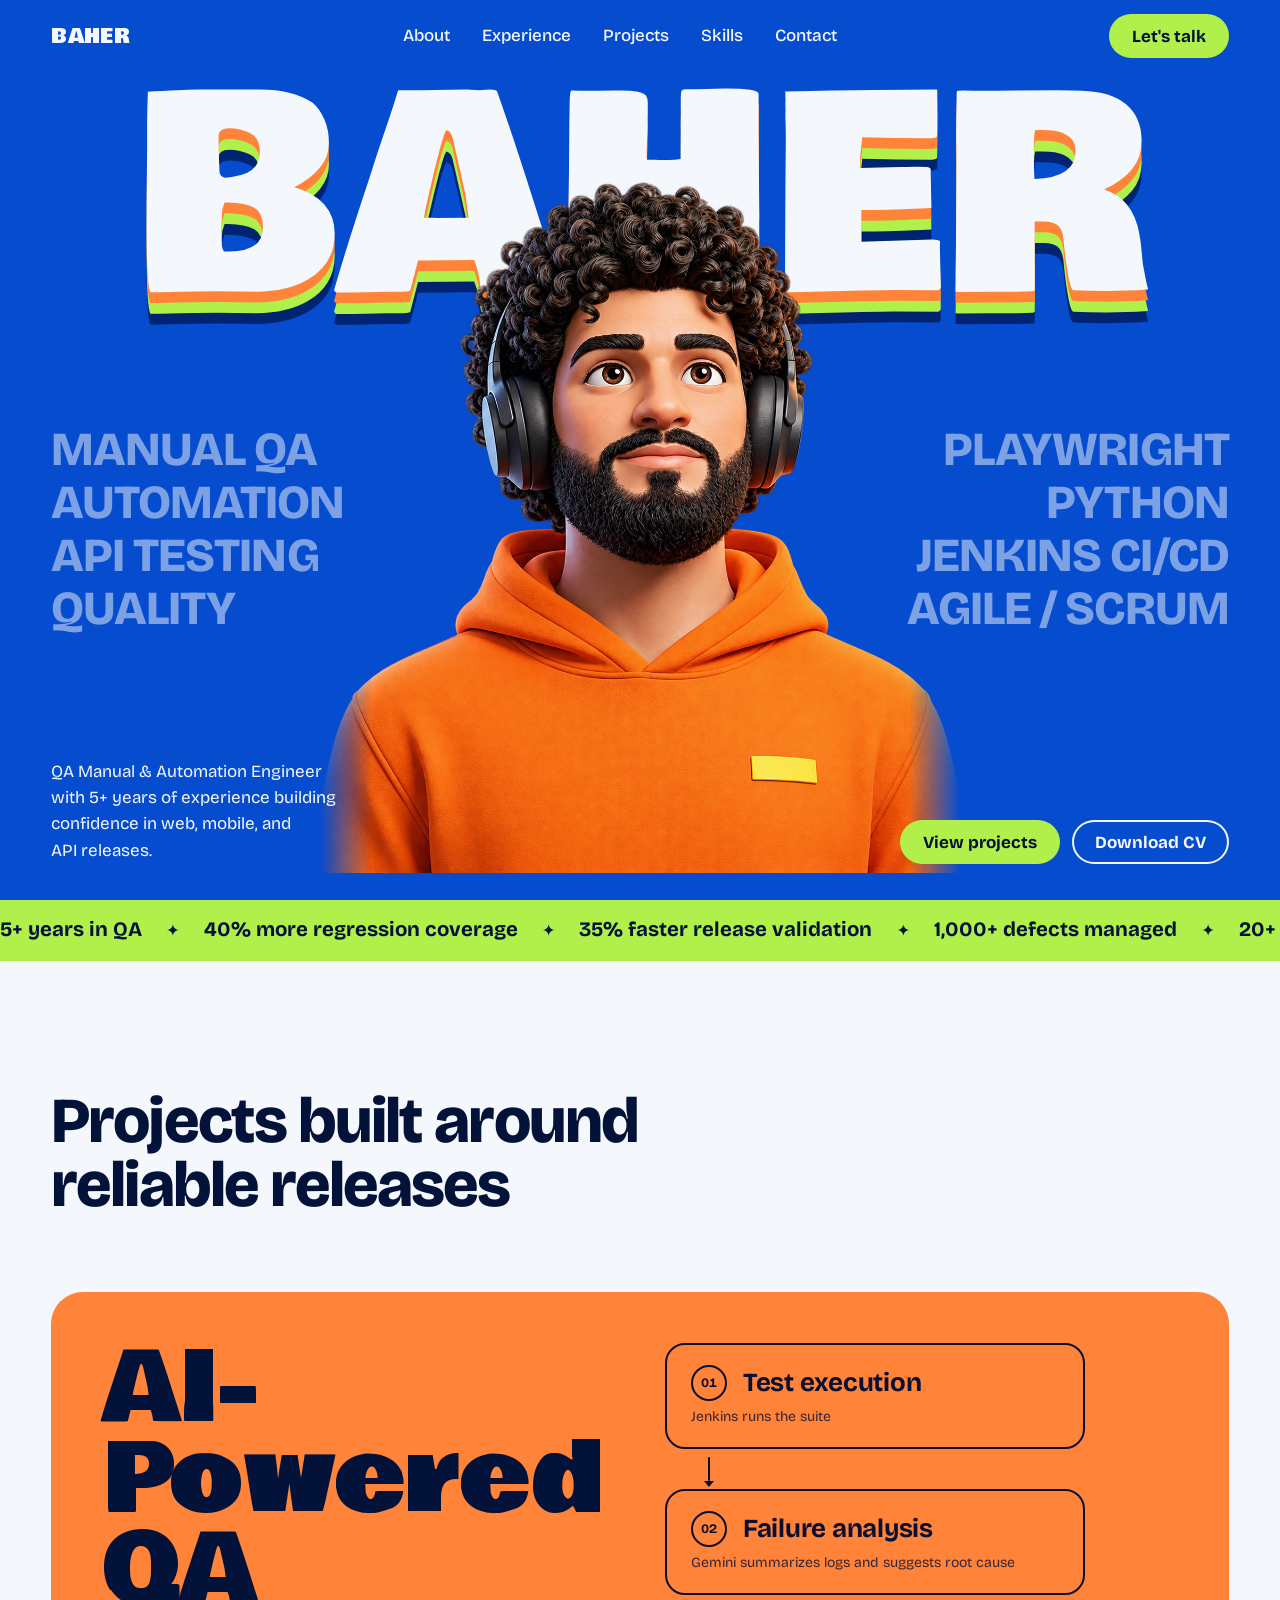
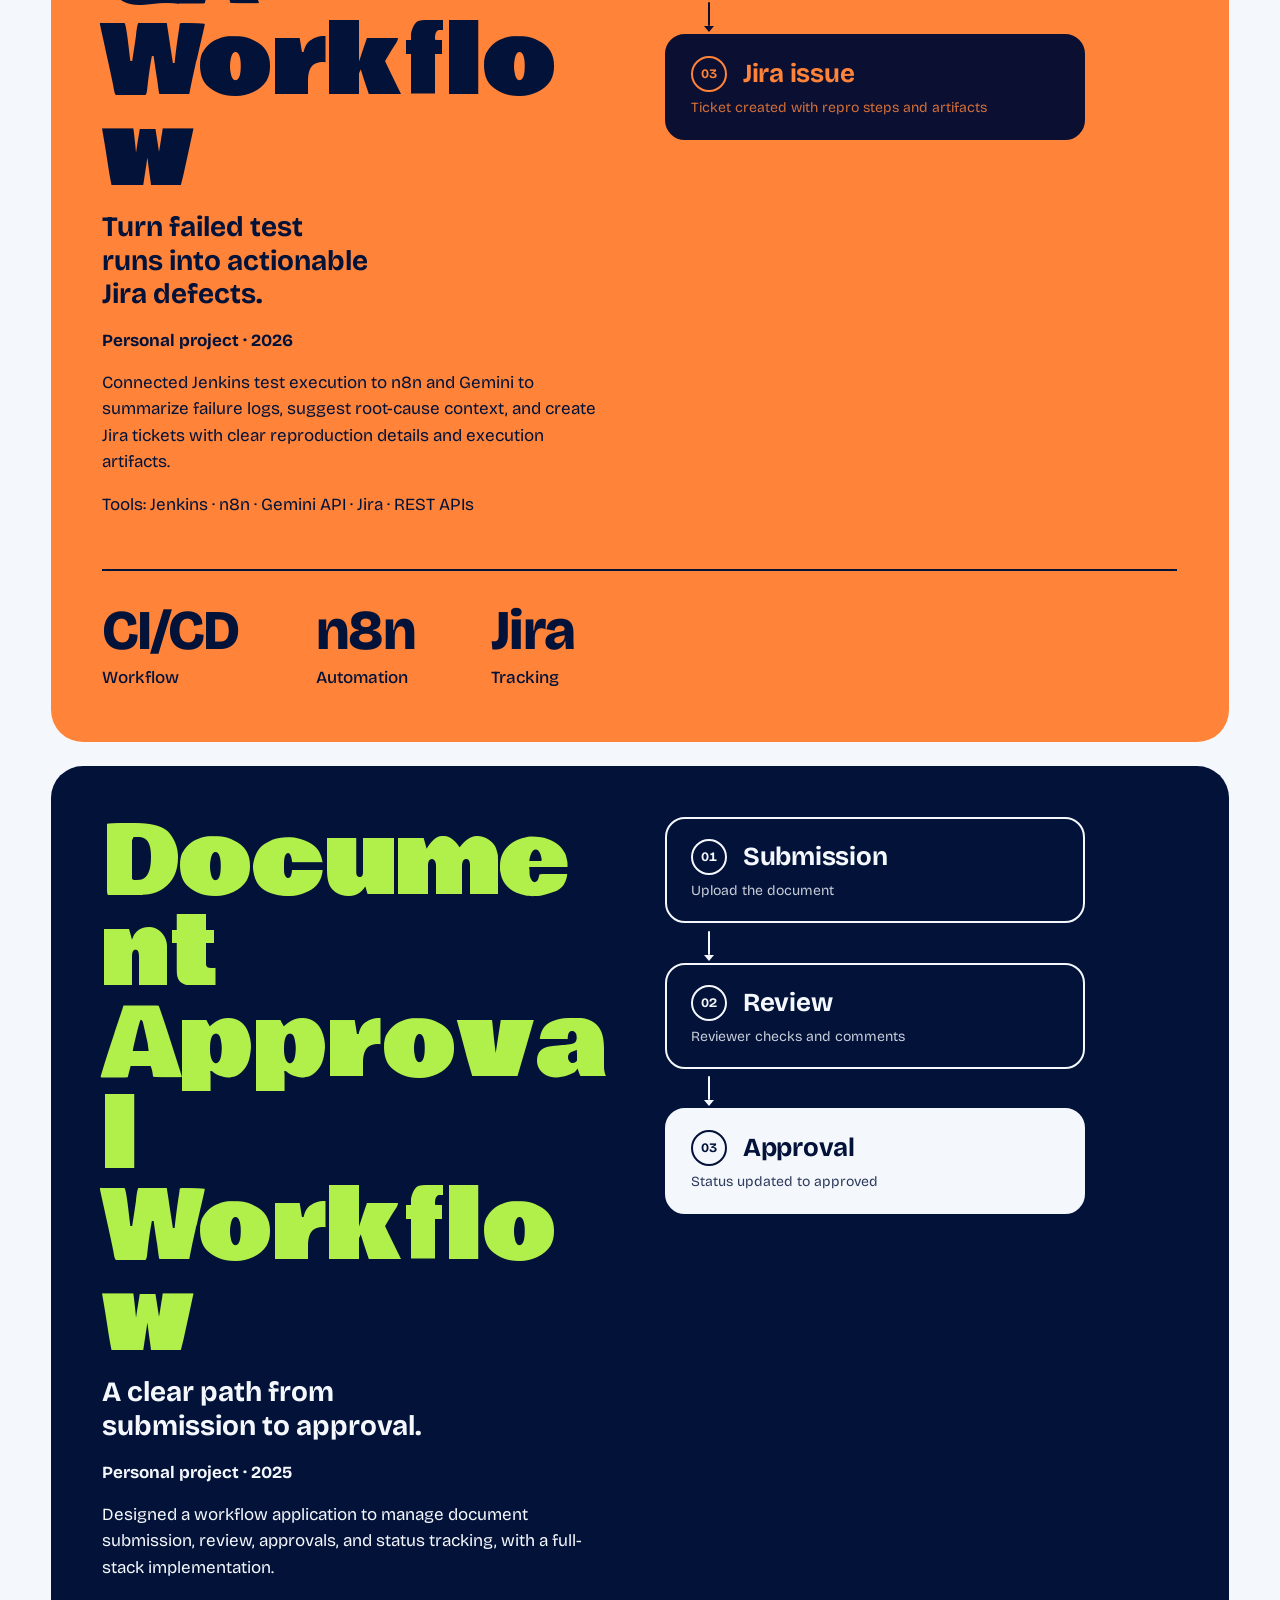
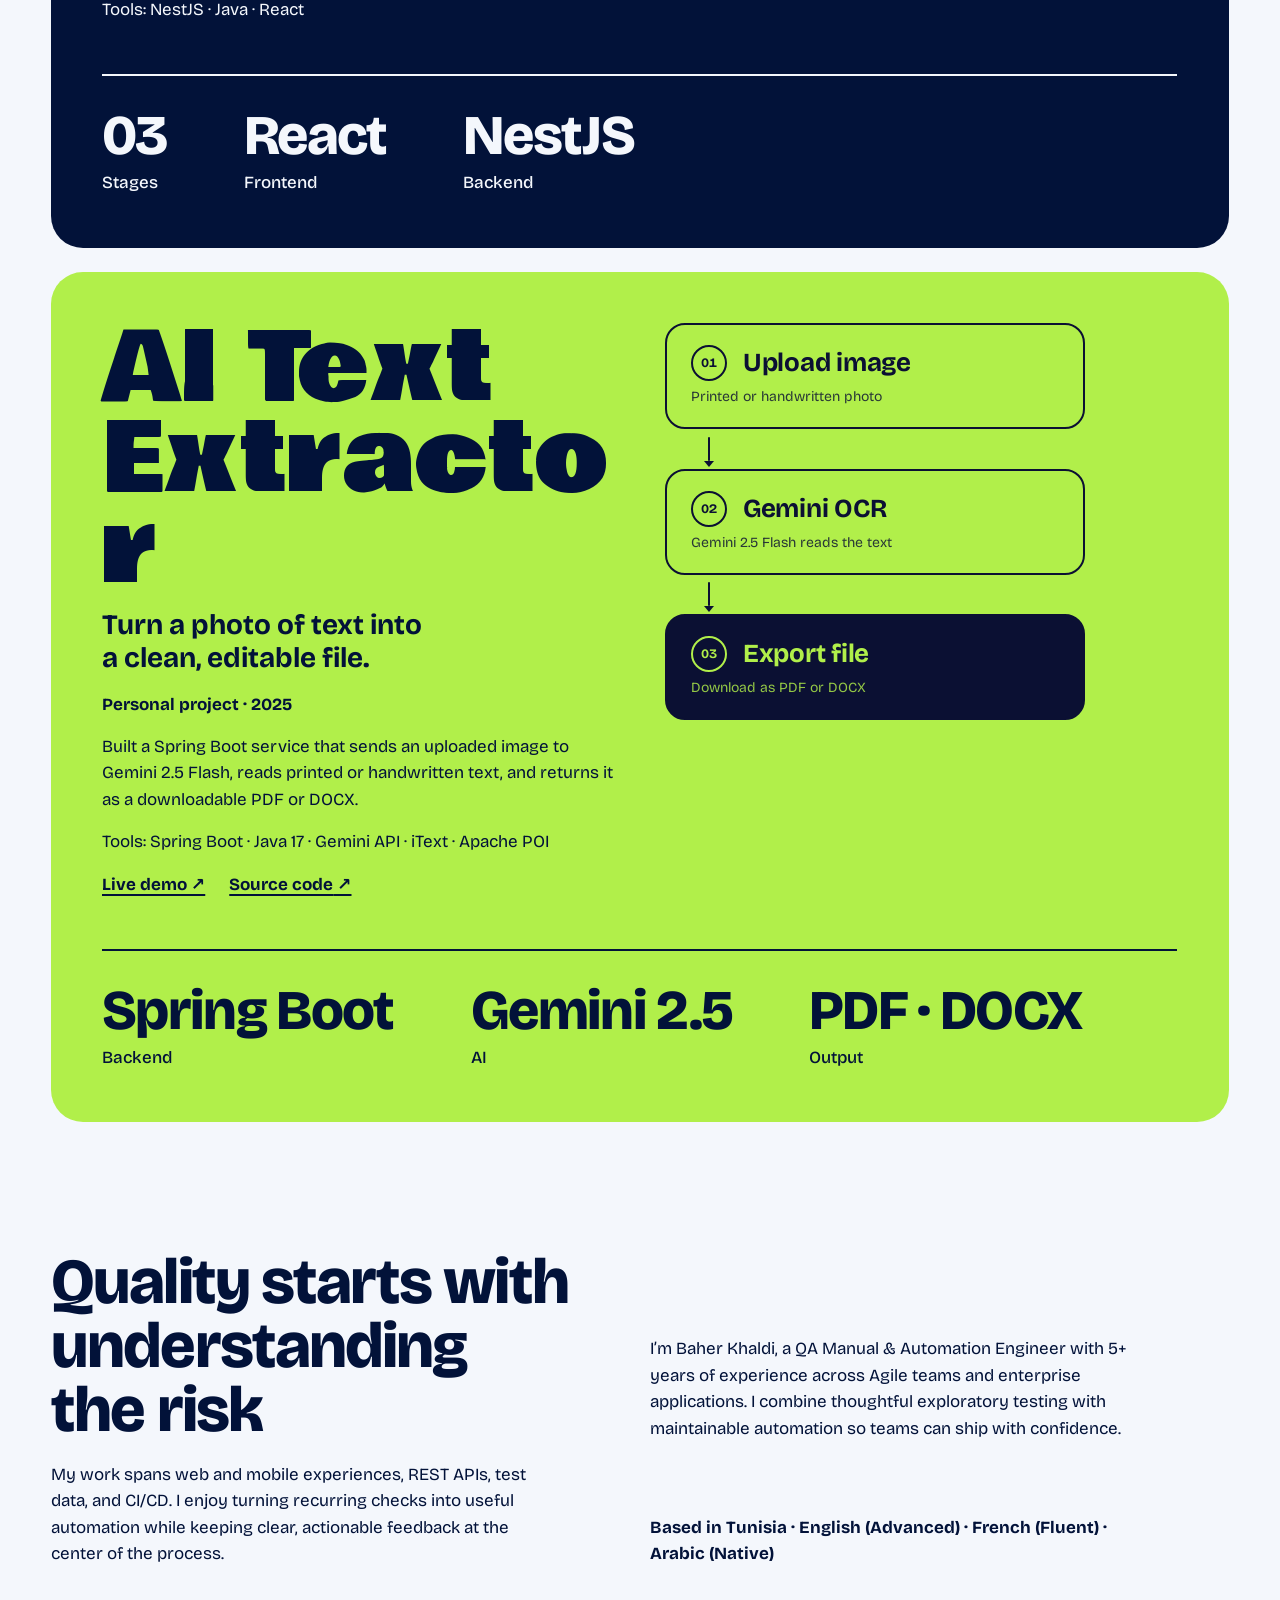
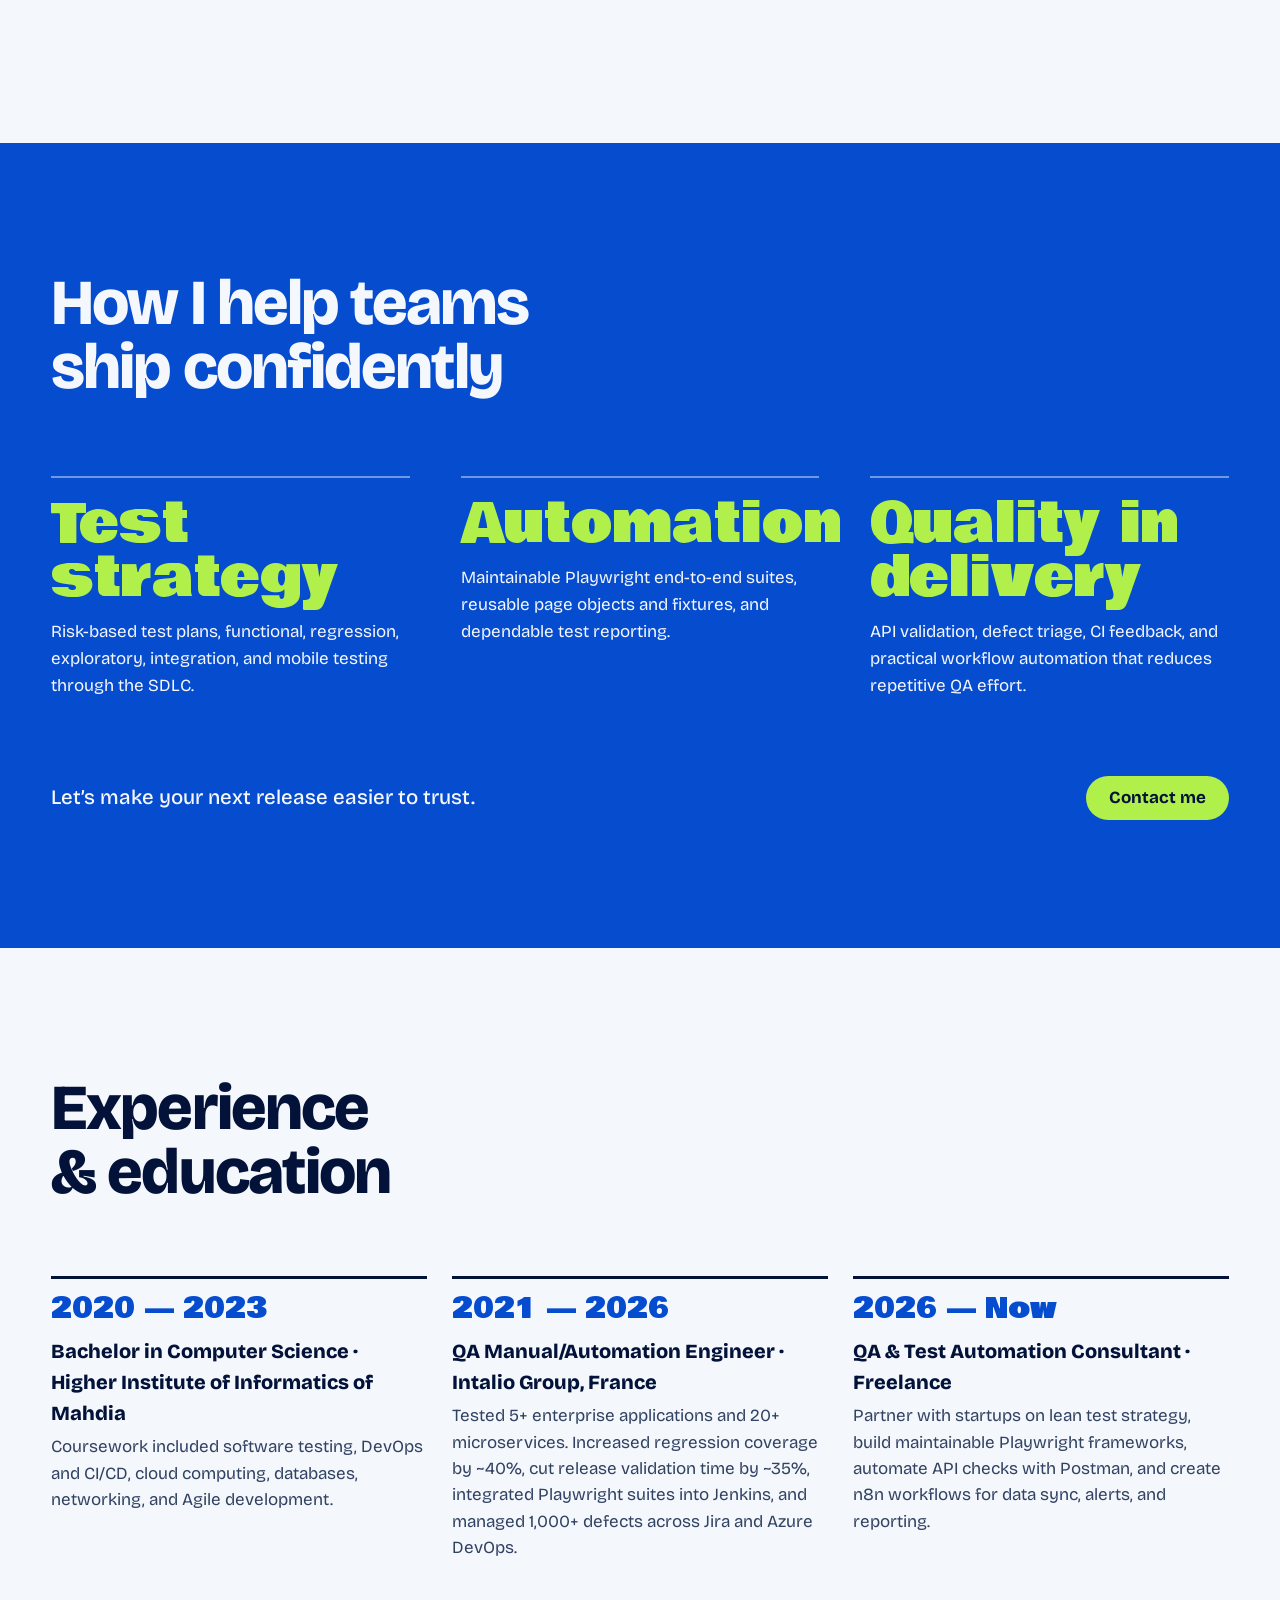
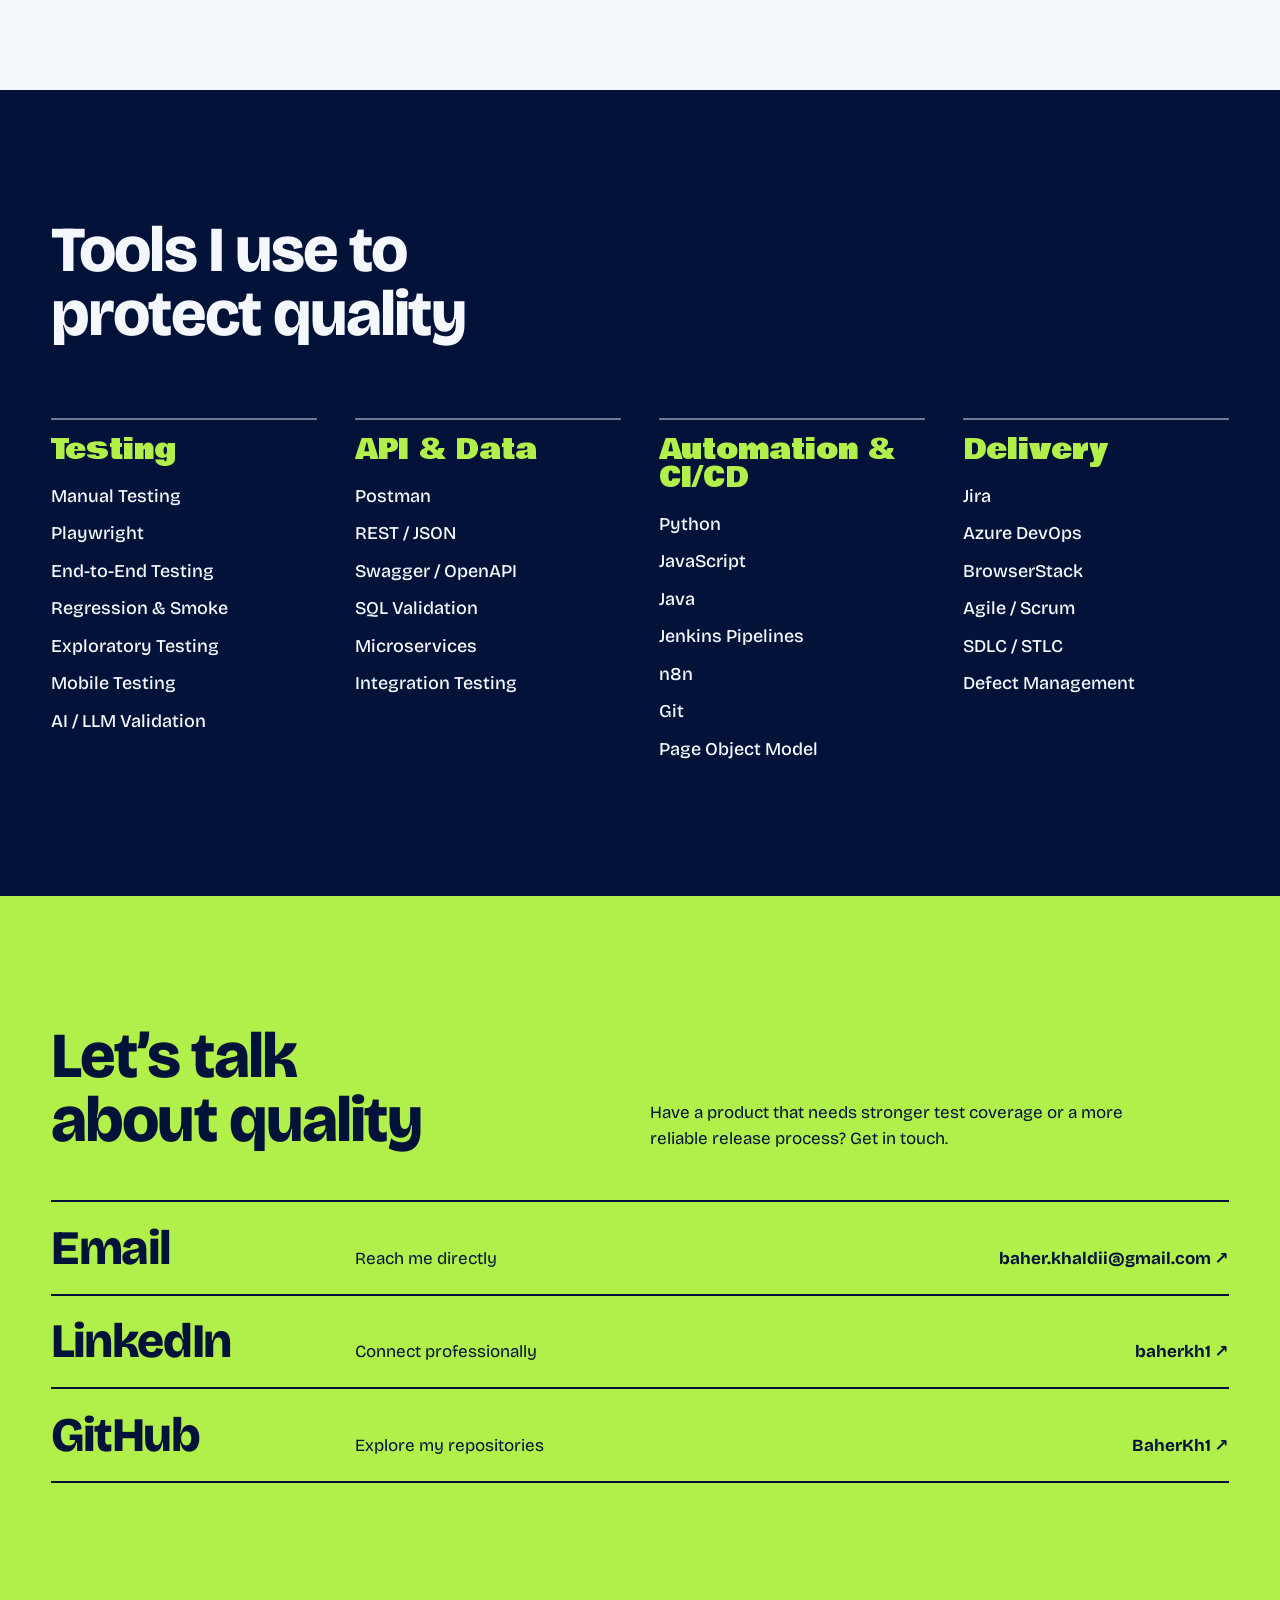
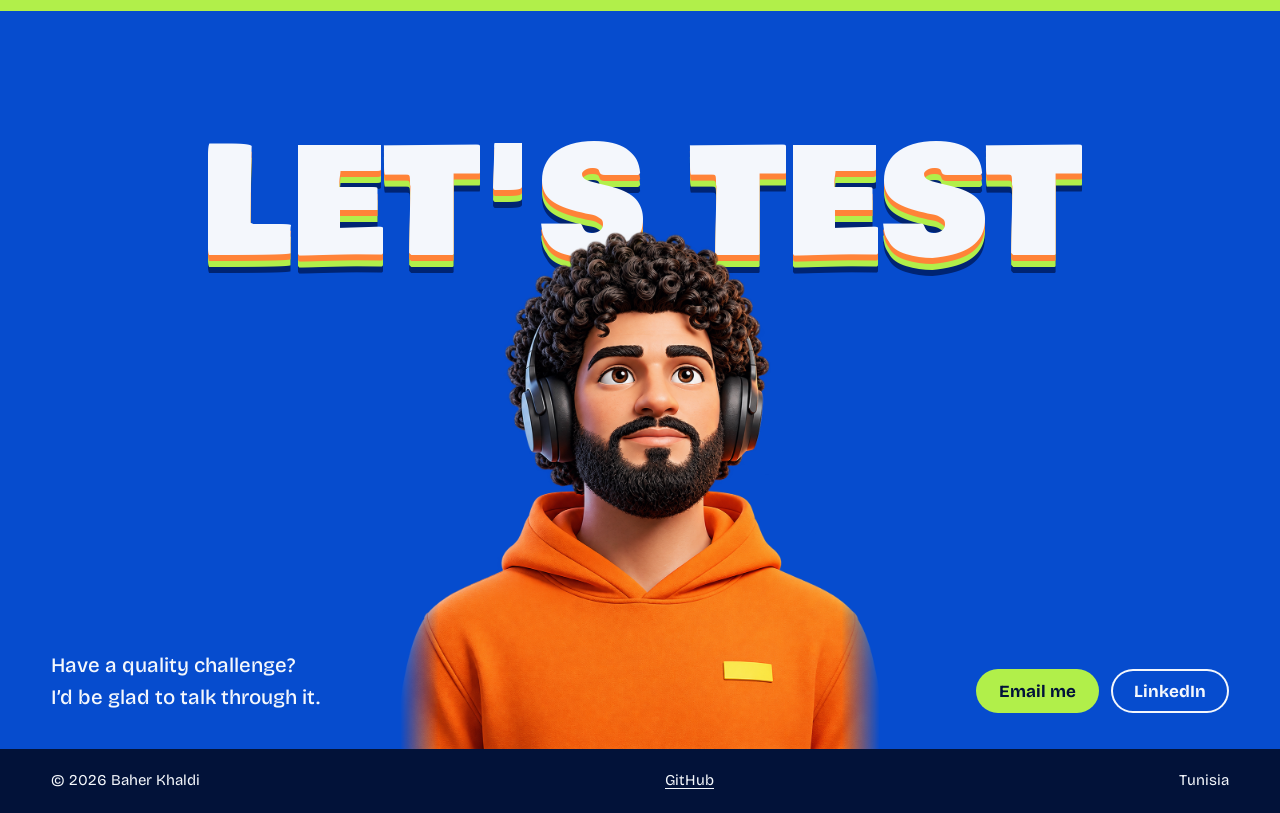
<file: index.html>
<!doctype html>
<html lang="en">
<head>
  <meta charset="utf-8">
  <meta name="viewport" content="width=device-width, initial-scale=1">
  <script src="/scripts/scroll-restore.js"></script>
  <title>Baher Khaldi · QA Engineer</title>
  <meta name="description" content="Baher Khaldi is a QA Manual and Automation Engineer with 5+ years of experience in Playwright, API testing, and CI/CD.">
  <meta name="theme-color" content="#10131b">
  <script>
    (function () {
      var root = document.documentElement;
      root.classList.add("js-motion");
      window.setTimeout(function () {
        if (!window.__projectPop) root.classList.remove("js-motion");
      }, 2000);
    })();
  </script>
  <link rel="icon" href="assets/favicon.svg" type="image/svg+xml">
  <link rel="stylesheet" href="styles/tokens.css">
  <link rel="stylesheet" href="styles/site.css">
  <meta property="og:type" content="website">
  <meta property="og:title" content="Baher Khaldi · QA Engineer">
  <meta property="og:description" content="QA Manual & Automation Engineer · Playwright · Python · API Testing · CI/CD">
  <meta property="og:image" content="assets/og.png">
  <meta name="twitter:card" content="summary_large_image">
  <meta name="twitter:image" content="assets/og.png">
  <script type="application/ld+json">
  {
    "@context": "https://schema.org",
    "@type": "Person",
    "name": "Baher Khaldi",
    "jobTitle": "QA Manual and Automation Engineer",
    "email": "baher.khaldii@gmail.com",
    "sameAs": ["https://github.com/BaherKh1", "https://www.linkedin.com/in/baherkh1/"],
    "knowsAbout": ["Playwright", "Python", "API testing", "Jenkins", "Postman", "n8n", "Jira", "Azure DevOps"]
  }
  </script>
</head>
<body>
  <a class="skip-link" href="#main">Skip to content</a>

  <header class="site-nav" data-nav data-raised="false" data-hidden="false">
    <a class="nav-logo" href="./">BAHER</a>
    <nav class="nav-links" aria-label="Sections">
      <a href="#about">About</a>
      <a href="#experience">Experience</a>
      <a href="#projects">Projects</a>
      <a href="#skills">Skills</a>
      <a href="#contact">Contact</a>
    </nav>
    <a class="btn btn--lime" href="mailto:baher.khaldii@gmail.com">Let's talk</a>
  </header>

  <main id="main">
    <section class="hero" id="top" aria-label="Introduction">
      <h1 class="wordmark">
        <span class="sr-only">Baher Khaldi, QA Manual and Automation Engineer</span>
        <span style="--i:0" aria-hidden="true">B</span><span style="--i:1" aria-hidden="true">A</span><span style="--i:2" aria-hidden="true">H</span><span style="--i:3" aria-hidden="true">E</span><span style="--i:4" aria-hidden="true">R</span>
      </h1>

      <ul class="hero-col hero-col--left" aria-label="What I do">
        <li style="--i:0">MANUAL QA</li>
        <li style="--i:1">AUTOMATION</li>
        <li style="--i:2">API TESTING</li>
        <li style="--i:3">QUALITY</li>
      </ul>

      <ul class="hero-col hero-col--right" aria-label="What I make">
        <li style="--i:0">PLAYWRIGHT</li>
        <li style="--i:1">PYTHON</li>
        <li style="--i:2">JENKINS CI/CD</li>
        <li style="--i:3">AGILE / SCRUM</li>
      </ul>

      <div class="avatar">
        <div class="avatar-plane">
          <img src="Baher.png" alt="Baher Khaldi, QA Manual and Automation Engineer" width="1202" height="1309" fetchpriority="high">
        </div>
      </div>

      <div class="hero-foot">
        <p>QA Manual &amp; Automation Engineer with 5+ years of experience building confidence in web, mobile, and API releases.</p>
        <div class="hero-actions">
          <a class="btn btn--lime" href="#projects">View projects</a>
          <a class="btn btn--ghost" href="assets/Baher_Khaldi_QA_Engineer_CV.pdf" download>Download CV</a>
        </div>
      </div>
    </section>

    <div class="ticker" role="region" aria-label="QA impact" tabindex="0">
      <div class="ticker-track">
        <ul class="ticker-list"><li>5+ years in QA</li><li>40% more regression coverage</li><li>35% faster release validation</li><li>1,000+ defects managed</li><li>20+ microservices tested</li><li>25% fewer escaped defects</li></ul>
        <ul class="ticker-list" aria-hidden="true"><li>5+ years in QA</li><li>40% more regression coverage</li><li>35% faster release validation</li><li>1,000+ defects managed</li><li>20+ microservices tested</li><li>25% fewer escaped defects</li></ul>
      </div>
    </div>

    <section class="flagships" id="projects" aria-labelledby="projects-title">
      <h2 class="section-title" id="projects-title" data-pop-heading>Projects built around reliable releases</h2>
      <article class="flagship flagship--warm" data-pop>
        <div class="flagship-copy"><div><h3>AI-Powered QA Workflow</h3><p class="flagship-tagline">Turn failed test runs into actionable Jira defects.</p></div>
          <p class="flagship-role">Personal project · 2026</p>
          <p>Connected Jenkins test execution to n8n and Gemini to summarize failure logs, suggest root-cause context, and create Jira tickets with clear reproduction details and execution artifacts.</p>
          <p>Tools: Jenkins · n8n · Gemini API · Jira · REST APIs</p>
        </div>
        <ol class="flow-pill" aria-label="Workflow steps">
          <li class="flow-pill__step">
            <span class="flow-pill__num" aria-hidden="true">01</span>
            <span class="flow-pill__name">Test execution</span>
            <span class="flow-pill__caption">Jenkins runs the suite</span>
          </li>
          <li class="flow-pill__connector" aria-hidden="true"></li>
          <li class="flow-pill__step">
            <span class="flow-pill__num" aria-hidden="true">02</span>
            <span class="flow-pill__name">Failure analysis</span>
            <span class="flow-pill__caption">Gemini summarizes logs and suggests root cause</span>
          </li>
          <li class="flow-pill__connector" aria-hidden="true"></li>
          <li class="flow-pill__step flow-pill__step--outcome">
            <span class="flow-pill__num" aria-hidden="true">03</span>
            <span class="flow-pill__name">Jira issue</span>
            <span class="flow-pill__caption">Ticket created with repro steps and artifacts</span>
          </li>
        </ol>
        <dl class="flagship-facts"><div><dt>Workflow</dt><dd>CI/CD</dd></div><div><dt>Automation</dt><dd>n8n</dd></div><div><dt>Tracking</dt><dd>Jira</dd></div></dl>
      </article>
      <article class="flagship flagship--ink" data-pop>
        <div class="flagship-copy"><div><h3>Document Approval Workflow</h3><p class="flagship-tagline">A clear path from submission to approval.</p></div>
          <p class="flagship-role">Personal project · 2025</p>
          <p>Designed a workflow application to manage document submission, review, approvals, and status tracking, with a full-stack implementation.</p>
          <p>Tools: NestJS · Java · React</p>
        </div>
        <ol class="flow-pill" aria-label="Workflow steps">
          <li class="flow-pill__step">
            <span class="flow-pill__num" aria-hidden="true">01</span>
            <span class="flow-pill__name">Submission</span>
            <span class="flow-pill__caption">Upload the document</span>
          </li>
          <li class="flow-pill__connector" aria-hidden="true"></li>
          <li class="flow-pill__step">
            <span class="flow-pill__num" aria-hidden="true">02</span>
            <span class="flow-pill__name">Review</span>
            <span class="flow-pill__caption">Reviewer checks and comments</span>
          </li>
          <li class="flow-pill__connector" aria-hidden="true"></li>
          <li class="flow-pill__step flow-pill__step--outcome">
            <span class="flow-pill__num" aria-hidden="true">03</span>
            <span class="flow-pill__name">Approval</span>
            <span class="flow-pill__caption">Status updated to approved</span>
          </li>
        </ol>
        <dl class="flagship-facts"><div><dt>Stages</dt><dd>03</dd></div><div><dt>Frontend</dt><dd>React</dd></div><div><dt>Backend</dt><dd>NestJS</dd></div></dl>
      </article>
      <article class="flagship flagship--lime" data-pop>
        <div class="flagship-copy"><div><h3>AI Text Extractor</h3><p class="flagship-tagline">Turn a photo of text into a clean, editable file.</p></div>
          <p class="flagship-role">Personal project · 2025</p>
          <p>Built a Spring Boot service that sends an uploaded image to Gemini 2.5 Flash, reads printed or handwritten text, and returns it as a downloadable PDF or DOCX.</p>
          <p>Tools: Spring Boot · Java 17 · Gemini API · iText · Apache POI</p>
          <p class="flagship-links"><a href="https://aitextextractor-production.up.railway.app" target="_blank" rel="noopener noreferrer">Live demo<span aria-hidden="true"> ↗</span><span class="sr-only"> (opens in a new tab)</span></a><a href="https://github.com/BaherKh1/AITextExtractor" target="_blank" rel="noopener noreferrer">Source code<span aria-hidden="true"> ↗</span><span class="sr-only"> (opens in a new tab)</span></a></p>
        </div>
        <ol class="flow-pill" aria-label="Workflow steps">
          <li class="flow-pill__step">
            <span class="flow-pill__num" aria-hidden="true">01</span>
            <span class="flow-pill__name">Upload image</span>
            <span class="flow-pill__caption">Printed or handwritten photo</span>
          </li>
          <li class="flow-pill__connector" aria-hidden="true"></li>
          <li class="flow-pill__step">
            <span class="flow-pill__num" aria-hidden="true">02</span>
            <span class="flow-pill__name">Gemini OCR</span>
            <span class="flow-pill__caption">Gemini 2.5 Flash reads the text</span>
          </li>
          <li class="flow-pill__connector" aria-hidden="true"></li>
          <li class="flow-pill__step flow-pill__step--outcome">
            <span class="flow-pill__num" aria-hidden="true">03</span>
            <span class="flow-pill__name">Export file</span>
            <span class="flow-pill__caption">Download as PDF or DOCX</span>
          </li>
        </ol>
        <dl class="flagship-facts"><div><dt>Backend</dt><dd>Spring Boot</dd></div><div><dt>AI</dt><dd>Gemini 2.5</dd></div><div><dt>Output</dt><dd>PDF · DOCX</dd></div></dl>
      </article>
    </section>

    <section class="lab" id="about" aria-labelledby="about-title">
      <div class="lab-intro"><h2 class="section-title" id="about-title">Quality starts with understanding the risk</h2>
        <p>I’m Baher Khaldi, a QA Manual &amp; Automation Engineer with 5+ years of experience across Agile teams and enterprise applications. I combine thoughtful exploratory testing with maintainable automation so teams can ship with confidence.</p>
        <p>My work spans web and mobile experiences, REST APIs, test data, and CI/CD. I enjoy turning recurring checks into useful automation while keeping clear, actionable feedback at the center of the process.</p>
        <p><strong>Based in Tunisia · English (Advanced) · French (Fluent) · Arabic (Native)</strong></p>
      </div>
    </section>

    <section class="work" aria-labelledby="approach-title">
      <h2 class="section-title" id="approach-title">How I help teams ship confidently</h2>
      <div class="services">
        <div class="service"><h3>Test strategy</h3><p>Risk-based test plans, functional, regression, exploratory, integration, and mobile testing through the SDLC.</p></div>
        <div class="service"><h3>Automation</h3><p>Maintainable Playwright end-to-end suites, reusable page objects and fixtures, and dependable test reporting.</p></div>
        <div class="service"><h3>Quality in delivery</h3><p>API validation, defect triage, CI feedback, and practical workflow automation that reduces repetitive QA effort.</p></div>
      </div>
      <div class="work-foot"><p>Let’s make your next release easier to trust.</p><a class="btn btn--lime" href="mailto:baher.khaldii@gmail.com">Contact me</a></div>
    </section>

    <section class="path" id="experience" aria-labelledby="path-title">
      <h2 class="section-title" id="path-title">Experience &amp; education</h2>
      <ol class="path-list">
        <li><span class="path-year">2020 — 2023</span><h3>Bachelor in Computer Science · Higher Institute of Informatics of Mahdia</h3><p>Coursework included software testing, DevOps and CI/CD, cloud computing, databases, networking, and Agile development.</p></li>
        <li><span class="path-year">2021 — 2026</span><h3>QA Manual/Automation Engineer · Intalio Group, France</h3><p>Tested 5+ enterprise applications and 20+ microservices. Increased regression coverage by ~40%, cut release validation time by ~35%, integrated Playwright suites into Jenkins, and managed 1,000+ defects across Jira and Azure DevOps.</p></li>
        <li><span class="path-year">2026 — Now</span><h3>QA &amp; Test Automation Consultant · Freelance</h3><p>Partner with startups on lean test strategy, build maintainable Playwright frameworks, automate API checks with Postman, and create n8n workflows for data sync, alerts, and reporting.</p></li>
      </ol>
    </section>

    <section class="stack" id="skills" aria-labelledby="stack-title">
      <h2 class="section-title" id="stack-title">Tools I use to protect quality</h2>
      <div class="stack-groups">
        <div class="stack-group"><h3>Testing</h3><ul><li>Manual Testing</li><li>Playwright</li><li>End-to-End Testing</li><li>Regression &amp; Smoke</li><li>Exploratory Testing</li><li>Mobile Testing</li><li>AI / LLM Validation</li></ul></div>
        <div class="stack-group"><h3>API &amp; Data</h3><ul><li>Postman</li><li>REST / JSON</li><li>Swagger / OpenAPI</li><li>SQL Validation</li><li>Microservices</li><li>Integration Testing</li></ul></div>
        <div class="stack-group"><h3>Automation &amp; CI/CD</h3><ul><li>Python</li><li>JavaScript</li><li>Java</li><li>Jenkins Pipelines</li><li>n8n</li><li>Git</li><li>Page Object Model</li></ul></div>
        <div class="stack-group"><h3>Delivery</h3><ul><li>Jira</li><li>Azure DevOps</li><li>BrowserStack</li><li>Agile / Scrum</li><li>SDLC / STLC</li><li>Defect Management</li></ul></div>
      </div>
    </section>

    <section class="channels" id="contact" aria-labelledby="channels-title">
      <div class="channels-intro"><h2 class="section-title" id="channels-title">Let’s talk about quality</h2><p>Have a product that needs stronger test coverage or a more reliable release process? Get in touch.</p></div>
      <ul class="channel-list">
        <li><a href="mailto:baher.khaldii@gmail.com"><span class="channel-name">Email</span><span>Reach me directly</span><span class="channel-handle">baher.khaldii@gmail.com ↗</span></a></li>
        <li><a href="https://www.linkedin.com/in/baherkh1/" target="_blank" rel="noreferrer"><span class="channel-name">LinkedIn</span><span>Connect professionally</span><span class="channel-handle">baherkh1 ↗</span></a></li>
        <li><a href="https://github.com/BaherKh1" target="_blank" rel="noreferrer"><span class="channel-name">GitHub</span><span>Explore my repositories</span><span class="channel-handle">BaherKh1 ↗</span></a></li>
      </ul>
    </section>

    <section class="closing" aria-labelledby="closing-title">
      <h2 class="closing-wordmark" id="closing-title">LET'S TEST</h2>
      <img class="closing-avatar" src="Baher.png" alt="Baher Khaldi" width="1202" height="1344" loading="lazy">
      <div class="closing-foot">
        <p>Have a quality challenge? I’d be glad to talk through it.</p>
        <div class="closing-actions">
          <a class="btn btn--lime" href="mailto:baher.khaldii@gmail.com">Email me</a>
          <a class="btn btn--ghost" href="https://www.linkedin.com/in/baherkh1/" target="_blank" rel="noreferrer">LinkedIn</a>
        </div>
      </div>
    </section>
  </main>

  <footer class="site-footer">
    <span>© 2026 Baher Khaldi</span>
    <a href="https://github.com/BaherKh1" target="_blank" rel="noreferrer">GitHub</a>
    <span>Tunisia</span>
  </footer>

  <script src="scripts/site.js" defer></script>
</body>
</html>
</file>
<file: styles/tokens.css>
/* ============================================================
   Design tokens — portfolio clone
   Roles first. Values are the reference palette and can be
   swapped in one place. No component should use raw hex.
   ============================================================ */

@font-face {
  font-family: "Bowlby One";
  src: url("../assets/fonts/bowlby-one-400.woff2") format("woff2");
  font-style: normal;
  font-weight: 400;
  font-display: swap;
}

@font-face {
  font-family: "Bricolage Grotesque";
  src: url("../assets/fonts/bricolage-grotesque-var.woff2") format("woff2");
  font-style: normal;
  font-weight: 200 800;
  font-stretch: 100%;
  font-display: swap;
}

:root {
  /* colour roles */
  --color-bg: #f4f7fc;
  --color-surface: #ffffff;
  --color-surface-strong: #021239;
  --color-surface-accent: #064cce;
  --color-surface-accent-deep: #002472;
  --color-border: #c9d4e8;
  --color-border-input: #314262;
  --color-text: #021239;
  --color-text-muted: #314262;
  --color-text-inverse: #f4f7fc;
  --color-accent: #064cce;
  --color-accent-deep: #002472;
  --color-on-accent: #f4f7fc;
  --color-highlight: #b1ef4a;
  --color-highlight-bright: #befd5a;
  --color-on-highlight: #021239;
  --color-warm: #ff8338;
  --color-on-warm: #021239;
  --color-danger: #b3261e;
  --color-success: #2e7d32;
  --color-live: #46b427;
  --color-focus: #f4f7fc;

  /* type families */
  --font-display: "Bowlby One", "Arial Black", sans-serif;
  --font-sans: "Bricolage Grotesque", system-ui, -apple-system, "Segoe UI", sans-serif;
  --font-mono: ui-monospace, SFMono-Regular, Menlo, Consolas, monospace;

  /* type scale */
  --text-micro: 0.8125rem;   /* 13 */
  --text-sm: 0.9375rem;      /* 15 */
  --text-base: 1.0625rem;    /* 17 */
  --text-lg: 1.25rem;        /* 20 */
  --text-xl: 1.75rem;        /* 28 */
  --text-2xl: 2.5rem;        /* 40 */
  --text-3xl: 3.5rem;        /* 56 */
  --text-display: 4.5rem;    /* 72 */

  --leading-tight: 1;
  --leading-snug: 1.15;
  --leading-body: 1.55;
  --leading-post: 1.7;

  --weight-regular: 400;
  --weight-medium: 500;
  --weight-bold: 700;
  --weight-black: 800;

  /* spacing scale (4 / 8 base) */
  --space-0: 0;
  --space-1: 0.25rem;
  --space-2: 0.5rem;
  --space-3: 0.75rem;
  --space-4: 1rem;
  --space-5: 1.25rem;
  --space-6: 1.5rem;
  --space-7: 1.75rem;
  --space-8: 2rem;
  --space-10: 2.5rem;
  --space-12: 3rem;
  --space-16: 4rem;
  --space-20: 5rem;
  --space-24: 6rem;
  --space-32: 8rem;

  /* layout */
  --layout-gutter: clamp(1.25rem, 4vw, 4rem);
  --layout-section: clamp(4.5rem, 10vw, 9rem);
  --layout-measure: 60ch;
  --layout-post-measure: 44rem;
  --layout-nav-height: 4.5rem;

  /* radius */
  --radius-sm: 0.5rem;
  --radius-md: 0.75rem;
  --radius-lg: 1.25rem;
  --radius-xl: 1.5rem;
  --radius-pill: 999px;

  /* shadow */
  --shadow-none: none;
  --shadow-lift: 0 1px 2px rgba(2, 18, 57, 0.06), 0 8px 24px rgba(2, 18, 57, 0.08);

  /* motion */
  --motion-fast: 160ms;
  --motion-base: 260ms;
  --motion-slow: 700ms;
  --ease-out: cubic-bezier(0.22, 1, 0.36, 1);

  /* z-index */
  --z-raised: 2;
  --z-nav: 50;
}
</file>
<file: styles/site.css>
/* ============================================================
   Portfolio clone — component styles
   Every value comes from tokens.css. No borrowed CSS.
   ============================================================ */

/* ---------- base ---------- */
*,
*::before,
*::after {
  box-sizing: border-box;
}

html {
  scroll-behavior: smooth;
  scroll-padding-top: 5rem;
}

body {
  margin: 0;
  min-height: 100svh;
  display: flex;
  flex-direction: column;
  background: var(--color-surface-accent);
  color: var(--color-text-inverse);
  font-family: var(--font-sans);
  font-size: var(--text-base);
  line-height: var(--leading-body);
  -webkit-font-smoothing: antialiased;
  -moz-osx-font-smoothing: grayscale;
}

main {
  flex: 1 0 auto;
}

img,
svg {
  display: block;
  max-width: 100%;
}

h1,
h2,
h3,
h4,
p,
dl,
dd,
figure {
  margin: 0;
}

h1,
h2,
h3,
h4 {
  font-size: inherit;
  font-weight: inherit;
}

ul,
ol {
  margin: 0;
  padding: 0;
  list-style: none;
}

a {
  color: inherit;
  text-decoration: none;
}

button {
  font: inherit;
  color: inherit;
}

:focus-visible {
  outline: 3px solid var(--focus-ring, var(--color-accent));
  outline-offset: 3px;
}

::selection {
  background: var(--color-highlight);
  color: var(--color-on-highlight);
}

.sr-only {
  position: absolute;
  width: 1px;
  height: 1px;
  padding: 0;
  margin: -1px;
  overflow: hidden;
  clip-path: inset(50%);
  white-space: nowrap;
  border: 0;
}

.skip-link {
  position: fixed;
  top: var(--space-3);
  left: var(--space-3);
  z-index: 100;
  padding: var(--space-3) var(--space-5);
  border-radius: var(--radius-pill);
  background: var(--color-highlight);
  color: var(--color-on-highlight);
  font-weight: var(--weight-bold);
  transform: translateY(-150%);
  transition: transform var(--motion-fast) var(--ease-out);
}

.skip-link:focus {
  transform: translateY(0);
}

/* ---------- shared ---------- */
.section {
  padding: var(--layout-section) var(--layout-gutter);
}

.section-title {
  max-width: 16ch;
  font-size: clamp(2rem, 5vw, 4.25rem);
  font-weight: var(--weight-black);
  line-height: 1;
  letter-spacing: -0.03em;
  text-wrap: balance;
}

.link-arrow {
  display: inline-flex;
  gap: 0.4em;
  align-items: baseline;
  font-weight: var(--weight-bold);
  text-decoration: underline;
  text-decoration-thickness: 2px;
  text-underline-offset: 0.25em;
}

.link-arrow span {
  display: inline-block;
  transition: transform var(--motion-fast) var(--ease-out);
}

@media (hover: hover) {
  .link-arrow:hover span {
    transform: translate(2px, -2px);
  }
}

.btn {
  display: inline-flex;
  align-items: center;
  justify-content: center;
  min-height: 2.75rem;
  padding: 0.7em 1.35em;
  border: 0;
  border-radius: var(--radius-pill);
  font-weight: var(--weight-bold);
  line-height: 1;
  white-space: nowrap;
  transition:
    transform var(--motion-fast) var(--ease-out),
    background-color var(--motion-fast) var(--ease-out),
    color var(--motion-fast) var(--ease-out);
}

.btn:active {
  transform: scale(0.97);
}

.btn--lime {
  background: var(--color-highlight);
  color: var(--color-on-highlight);
}

.btn--ghost {
  box-shadow: inset 0 0 0 2px currentColor;
}

@media (hover: hover) {
  .btn--lime:hover {
    background: var(--color-highlight-bright);
  }

  .btn--ghost:hover {
    background: var(--color-text-inverse);
    color: var(--color-text);
  }
}

/* ---------- nav ---------- */
.site-nav {
  position: fixed;
  inset: 0 0 auto;
  z-index: var(--z-nav);
  display: flex;
  align-items: center;
  justify-content: space-between;
  gap: var(--space-4);
  padding: 0.9rem var(--layout-gutter);
  background: transparent;
  color: var(--color-text-inverse);
  will-change: transform;
  transition:
    transform var(--motion-base) var(--ease-out),
    background-color var(--motion-fast) var(--ease-out);
}

.site-nav[data-raised="true"] {
  background: var(--color-text);
}

.site-nav[data-hidden="true"] {
  transform: translateY(var(--nav-hide-y, -100%));
}

.site-nav:focus-within {
  transform: none;
}

.nav-logo {
  font-family: var(--font-display);
  font-size: 1.25rem;
  letter-spacing: 0.02em;
  line-height: 1.55;
}

.nav-links {
  display: none;
  gap: clamp(1.25rem, 2.5vw, 2.25rem);
  font-weight: var(--weight-medium);
}

.nav-links a {
  padding: 0.5rem 0;
}

@media (hover: hover) {
  .nav-links a:hover {
    text-decoration: underline;
    text-decoration-thickness: 2px;
    text-underline-offset: 0.3em;
  }
}

@media (min-width: 50rem) {
  .nav-links {
    display: flex;
  }
}

/* ---------- hero ---------- */
.hero {
  position: relative;
  display: grid;
  grid-template-columns: 1fr 1fr;
  grid-template-areas:
    "wordmark wordmark"
    "avatar avatar"
    "left right"
    "foot foot";
  padding-top: 4.75rem;
  background: var(--color-surface-accent);
  overflow: hidden; /* fallback */
  overflow-x: clip;
  overflow-y: hidden;
  --focus-ring: var(--color-text-inverse);
}

.hero::after {
  content: "";
  grid-area: 3 / 1 / 5 / 3;
  background: var(--color-surface-accent-deep);
}

.wordmark {
  grid-area: wordmark;
  display: flex;
  justify-content: center;
  font-family: var(--font-display);
  font-size: 22.5vw;
  line-height: 0.82;
  color: var(--color-text-inverse);
  text-shadow:
    0 0.04em 0 var(--color-warm),
    0 0.08em 0 var(--color-highlight),
    0 0.12em 0 var(--color-surface-accent-deep);
}

.wordmark span {
  animation: letter-rise var(--motion-slow) var(--ease-out) backwards;
  animation-delay: calc(var(--i, 0) * 45ms);
}

.avatar {
  position: relative;
  z-index: var(--z-raised);
  grid-area: avatar;
  justify-self: center;
  width: min(84vw, 26rem);
  margin-top: -9vw;
  aspect-ratio: 3 / 4;
  transform-origin: top center;
  will-change: transform;
  -webkit-mask-image: linear-gradient(90deg, transparent, #000 8%, #000 92%, transparent);
  mask-image: linear-gradient(90deg, transparent, #000 8%, #000 92%, transparent);
}

.avatar-plane {
  position: absolute;
  inset: 0;
  animation: avatar-rise 0.9s var(--ease-out) 0.15s backwards;
}

.avatar img {
  width: 100%;
  height: 100%;
  object-fit: contain;
  animation: avatar-bob 7s ease-in-out infinite;
}

.hero-col {
  position: relative;
  z-index: var(--z-raised);
  padding: 1.75rem var(--layout-gutter) 0;
  font-size: clamp(1.3rem, 6vw, 2rem);
  font-weight: var(--weight-black);
  line-height: 1.12;
  letter-spacing: -0.02em;
  will-change: transform, opacity;
}

.hero-col--left {
  grid-area: left;
}

.hero-col--right {
  grid-area: right;
  text-align: right;
}

.hero-col li {
  animation: col-in 0.6s var(--ease-out) backwards;
  animation-delay: calc(0.38s + var(--i, 0) * 60ms);
}

.hero-col--left li {
  --from: -1.5rem;
}

.hero-col--right li {
  --from: 1.5rem;
}

.hero-foot {
  position: relative;
  z-index: var(--z-raised);
  grid-area: foot;
  display: flex;
  flex-direction: column;
  gap: var(--space-6);
  padding: 1.75rem var(--layout-gutter) 2.5rem;
  animation: fade-in 0.5s var(--ease-out) 0.7s backwards;
}

.hero-foot p {
  max-width: 34ch;
  text-wrap: pretty;
}

.hero-actions {
  display: flex;
  flex-wrap: wrap;
  gap: var(--space-3);
}

@keyframes letter-rise {
  from {
    opacity: 0;
    transform: translateY(35%);
  }
}

@keyframes avatar-rise {
  from {
    opacity: 0;
    transform: translateY(10%);
  }
}

@keyframes avatar-bob {
  0%,
  100% {
    transform: translateY(0) rotate(0deg);
  }
  50% {
    transform: translateY(-0.6%) rotate(0.25deg);
  }
}

@keyframes col-in {
  from {
    opacity: 0;
    transform: translateX(var(--from, 0));
  }
}

@keyframes fade-in {
  from {
    opacity: 0;
  }
}

@media (min-width: 60rem) {
  .hero {
    display: block;
    height: 100svh;
    min-height: 40rem;
    max-height: 68rem;
    padding-top: 0;
  }

  .hero::after {
    content: none;
  }

  .wordmark {
    position: absolute;
    inset: clamp(4.5rem, 10vh, 6.5rem) 0 auto;
    font-size: min(21vw, 40vh);
  }

  .avatar {
    position: absolute;
    top: 19.5%;
    right: 0;
    bottom: auto;
    left: 0;
    width: min(50vw, 65rem);
    height: auto;
    aspect-ratio: 1202 / 1309;
    margin: 0 auto;
  }

  .hero-col {
    position: absolute;
    top: 47%;
    padding: 0;
    font-size: clamp(1.5rem, min(3.7vw, 5.5vh), 3.75rem);
  }

  .hero-col--left {
    left: var(--layout-gutter);
  }

  .hero-col--right {
    right: var(--layout-gutter);
  }

  .hero-foot {
    position: absolute;
    inset: auto var(--layout-gutter) clamp(1.5rem, 4vh, 2.75rem);
    flex-direction: row;
    align-items: flex-end;
    justify-content: space-between;
    gap: var(--space-8);
    padding: 0;
  }

  .hero-foot p {
    max-width: min(27ch, 24vw);
  }
}

/* ---------- hero: mobile ---------- */
/* Mirrors MOTION.mobile.breakpoint (768px) in scripts/site.js. */
@media (max-width: 48rem) {
  .hero {
    /* 65svh on phones; the floor keeps the head, tag and shoulders
       composed on wide-but-short viewports. */
    --hero-stage: max(var(--hero-height, 65svh), min(var(--hero-min-height, 44rem), 100vw));
    grid-template-areas:
      "stage stage"
      "left right"
      "foot foot";
    grid-template-rows: var(--hero-stage) auto auto;
    padding-top: 0;
  }

  /* Navy panel starts exactly at the bottom of the blue stage. */
  .hero::after {
    grid-area: 2 / 1 / 4 / 3;
  }

  .wordmark {
    position: absolute;
    inset: max(4.75rem, calc(var(--hero-stage) * 0.12)) 0 auto;
    font-size: 23.3vw; /* ~88% of the viewport at the widest glyphs */
  }

  /* Fit the artwork inside the stage instead of cropping it: the box
     spans the screen, `contain` keeps the whole character, and the
     edge fade hides the artwork's own shoulder crop on narrow phones
     where the box ends up wider than the image. */
  .avatar {
    position: absolute;
    top: calc(var(--hero-stage) * 0.21);
    right: 0;
    left: 0;
    width: min(100vw, 34rem);
    height: calc(var(--hero-stage) * 0.79);
    margin: 0 auto;
    aspect-ratio: auto;
    transform-origin: bottom center;
    -webkit-mask-image: linear-gradient(90deg, transparent, #000 8%, #000 92%, transparent);
    mask-image: linear-gradient(90deg, transparent, #000 8%, #000 92%, transparent);
  }

  /* Fade in only: a vertical rise would lift the shoulders off the
     stage edge and open a gap above the navy panel. */
  .avatar-plane {
    animation: fade-in 0.6s var(--ease-out) 0.15s backwards;
  }

  .avatar img {
    object-fit: contain;            /* was cover, which sliced the arms */
    object-position: 50% 100%;      /* keep the shoulders on the stage edge */
    animation: none;
  }

  .hero-col {
    padding: 1.75rem 20px 0;
    /* Slightly under the site-wide 6vw so the two longest rows
       ("JENKINS CI/CD", "AGILE / SCRUM") never wrap at 360px. */
    font-size: clamp(1rem, 5.2vw, 2rem);
  }

  .hero-foot {
    padding: 1.75rem 20px 2.5rem;
  }
}

/* ---------- ticker ---------- */
.ticker {
  overflow: hidden;
  background: var(--color-highlight);
  color: var(--color-on-highlight);
  font-size: clamp(1rem, 1.6vw, 1.3rem);
  font-weight: var(--weight-bold);
}

.ticker-track {
  display: flex;
  width: max-content;
  will-change: transform;
  animation: ticker var(--ticker-duration, 30s) linear infinite;
}

.ticker-list {
  display: flex;
  flex-shrink: 0;
}

.ticker li {
  display: flex;
  align-items: center;
  padding: 0.9rem 0;
  white-space: nowrap;
}

.ticker li::after {
  content: "✦";
  margin: 0 1.5rem;
  font-size: 0.8em;
}

.ticker:hover .ticker-track,
.ticker:focus-within .ticker-track {
  animation-play-state: paused;
}

@keyframes ticker {
  to {
    transform: translateX(-50%);
  }
}

/* ---------- flagships ---------- */
.flagships {
  display: grid;
  gap: clamp(1rem, 2vw, 1.5rem);
  padding: var(--layout-section) var(--layout-gutter);
  background: var(--color-bg);
  color: var(--color-text);
}

.flagships .section-title {
  margin-bottom: clamp(1.5rem, 4vw, 3.5rem);
}

.flagship {
  position: relative;
  isolation: isolate;
  display: grid;
  gap: clamp(1.75rem, 4vw, 3.5rem);
  padding: clamp(1.5rem, 4vw, 4rem);
  border-radius: clamp(1.25rem, 2.5vw, 2rem);
}

.flagship--warm {
  background: var(--color-warm);
  color: var(--color-on-warm);
}

.flagship--ink {
  background: var(--color-text);
  color: var(--color-text-inverse);
  --focus-ring: var(--color-text-inverse);
}

/* Third card: lime keeps the warm / ink / lime rhythm and holds navy
   text at 14:1 contrast. */
.flagship--lime {
  background: var(--color-highlight);
  color: var(--color-on-highlight);
  --focus-ring: var(--color-on-highlight);
}

/* Repo + live demo links, same weight as the role line. */
.flagship-links {
  display: flex;
  flex-wrap: wrap;
  gap: 0.25rem 1.5rem;
  font-weight: var(--weight-bold);
}

.flagship-links a {
  text-decoration: underline;
  text-decoration-thickness: 2px;
  text-underline-offset: 0.22em;
}

@media (hover: hover) {
  .flagship-links a:hover {
    text-decoration-thickness: 3px;
  }
}

.flagship h3 {
  font-family: var(--font-display);
  font-size: clamp(2.75rem, 9vw, 6rem);
  line-height: 0.95;
  overflow-wrap: anywhere;
}

.flagship--ink h3 {
  color: var(--color-highlight);
}

.flagship-tagline {
  max-width: 18ch;
  margin-top: 0.75rem;
  font-size: clamp(1.25rem, 2.2vw, 1.75rem);
  font-weight: var(--weight-bold);
  line-height: 1.2;
  text-wrap: balance;
}

.flagship-copy {
  display: grid;
  align-content: start;
  gap: var(--space-4);
}

.flagship-role {
  font-weight: var(--weight-bold);
}

.flagship-shot {
  overflow: hidden;
  border: 2px solid currentColor;
  border-radius: clamp(0.75rem, 1.5vw, 1.25rem);
  background: var(--color-surface);
}

.flagship-shot img {
  display: block;
  width: 100%;
  height: auto;
}

.flagship-facts {
  display: flex;
  flex-wrap: wrap;
  gap: 1.5rem clamp(2rem, 6vw, 5rem);
  padding-top: clamp(1.25rem, 3vw, 2rem);
  border-top: 2px solid currentColor;
}

.flagship-facts > div {
  display: flex;
  flex-direction: column-reverse;
}

.flagship-facts dd {
  font-size: clamp(2rem, 4.5vw, 3.5rem);
  font-weight: var(--weight-black);
  line-height: 1;
  letter-spacing: -0.03em;
  white-space: nowrap;
}

.flagship-facts dt {
  margin-top: 0.35rem;
  font-weight: var(--weight-medium);
}

@media (min-width: 56rem) {
  .flagship {
    grid-template-columns: 1fr 1fr;
    align-items: start;
  }

  .flagship-copy {
    grid-column: 1;
    grid-row: 1 / span 2;
  }

  .flagship-shot {
    grid-column: 2;
    grid-row: 1 / span 2;
  }

  .flagship-facts {
    grid-column: 1 / -1;
  }
}

/* ---------- project workflow flow pill ---------- */
/* One shared class for both cards. Only the colour variables change
   on the dark card, so geometry and type stay identical. */
.flow-pill {
  --flow-outline: #0b1033;        /* outlined steps: border + text */
  --flow-outcome-bg: #0b1033;     /* final step: solid fill */
  --flow-outcome-text: var(--color-warm);
  display: flex;
  flex-direction: column;
  align-items: stretch;
  width: 100%;
  max-width: 420px;
  margin: 0;
  padding: 0;
  list-style: none;
  font-family: var(--font-sans);
  font-size: var(--text-sm);
  line-height: 1.35;
  color: var(--flow-outline);
}

/* The ink card inverts the flow, otherwise navy shapes vanish into
   the navy background. Same size, radius, spacing and stagger. */
.flagship--ink .flow-pill {
  --flow-outline: var(--color-text-inverse);
  --flow-outcome-bg: var(--color-text-inverse);
  --flow-outcome-text: var(--color-text);
}

/* The lime card labels its outcome in its own lime, the way the warm
   card uses its orange, instead of inheriting the warm orange. */
.flagship--lime .flow-pill {
  --flow-outcome-text: var(--color-highlight);
}

.flow-pill__step {
  position: relative;
  top: 0;
  display: grid;
  grid-template-columns: auto minmax(0, 1fr);
  /* The caption spans both columns so a full sentence stays on one
     line instead of wrapping in the narrow name column. */
  grid-template-areas:
    "num name"
    "caption caption";
  align-items: center;
  column-gap: 16px;
  row-gap: 6px;
  padding: 20px 24px;
  border: 2px solid var(--flow-outline);
  border-radius: 20px;
  background: transparent;
  color: var(--flow-outline);
  transition:
    top 160ms var(--ease-out),
    border-color 160ms var(--ease-out),
    background-color 160ms var(--ease-out);
}

/* Final step: the only solid card, so the eye lands on the outcome. */
.flow-pill__step--outcome {
  background: var(--flow-outcome-bg);
  border-color: var(--flow-outcome-bg);
  color: var(--flow-outcome-text);
}

.flow-pill__num {
  grid-area: num;
  display: grid;
  place-items: center;
  width: 36px;
  height: 36px;
  border: 2px solid currentColor;
  border-radius: 50%;
  font-size: var(--text-micro);   /* 13px */
  font-weight: var(--weight-bold);
  font-variant-numeric: tabular-nums;
  line-height: 1;
}

.flow-pill__name {
  grid-area: name;
  display: block;
  font-size: clamp(1.375rem, 2.5vw, 1.625rem); /* 22-26px */
  font-weight: var(--weight-bold);
  line-height: 1.12;
  letter-spacing: -0.01em;
}

.flow-pill__caption {
  grid-area: caption;
  display: block;
  font-size: 0.875rem;            /* 14px, keeps the line unbroken */
  line-height: 1.4;
  opacity: 0.82;                  /* keeps >= 4.5:1 on both cards */
  text-wrap: pretty;
}

/* 24px line + arrowhead, centred on the 36px number circles:
   2px card border + 24px padding + 18px radius - 1px half-line. */
.flow-pill__connector {
  position: relative;
  flex: none;
  width: 2px;
  height: 24px;
  margin: 8px 0 8px 43px;
  border-radius: 2px;
  background: var(--flow-outline);
}

.flow-pill__connector::after {
  content: "";
  position: absolute;
  top: 100%;
  left: 50%;
  transform: translateX(-50%);
  border-left: 5px solid transparent;
  border-right: 5px solid transparent;
  border-top: 6px solid var(--flow-outline);
}

/* Desktop: fill the right column up to 420px, top-aligned with the title. */
@media (min-width: 56rem) {
  .flow-pill {
    grid-column: 2;
    grid-row: 1 / span 2;
    align-self: start;
    justify-self: start;
  }
}

/* Mobile: below the copy, full content width, same vertical rhythm. */
@media (max-width: 48rem) {
  .flow-pill {
    max-width: none;
  }
}

/* Hover lift only where hover exists and motion is allowed. */
@media (hover: hover) and (prefers-reduced-motion: no-preference) {
  .flow-pill__step:hover {
    top: -2px;
  }
}

/* Stagger indices: 5 children; each connector rides with the step above. */
.flow-pill > :nth-child(1) { --i: 0; }
.flow-pill > :nth-child(2) { --i: 0; }
.flow-pill > :nth-child(3) { --i: 1; }
.flow-pill > :nth-child(4) { --i: 1; }
.flow-pill > :nth-child(5) { --i: 2; }

/* Entrance: fade up 12px, 100ms between steps. Hidden state only
   exists under JS + motion, so content stays visible without JS or
   with reduced motion. */
@media (prefers-reduced-motion: no-preference) {
  .js-motion [data-pop] .flow-pill__step,
  .js-motion [data-pop] .flow-pill__connector {
    opacity: 0;
    transform: translate3d(0, 12px, 0);
    transition:
      opacity 360ms var(--ease-out)
        calc(var(--pop-delay, 0ms) + 180ms + var(--i, 0) * 100ms),
      transform 480ms var(--ease-out)
        calc(var(--pop-delay, 0ms) + 180ms + var(--i, 0) * 100ms),
      top 160ms var(--ease-out);
  }

  .js-motion [data-pop].is-visible .flow-pill__step,
  .js-motion [data-pop].is-visible .flow-pill__connector {
    opacity: 1;
    transform: none;
  }

  .js-motion [data-pop].is-armed .flow-pill__step,
  .js-motion [data-pop].is-armed .flow-pill__connector {
    will-change: transform, opacity;
  }
}

/* ---------- project card pop (scroll-triggered) ---------- */
.flagship::after {
  content: "";
  position: absolute;
  inset: 0;
  z-index: -1;
  border-radius: inherit;
  box-shadow: 0 18px 40px rgba(2, 18, 57, 0.22);
  opacity: 0;
  pointer-events: none;
  transition: opacity var(--pop-hover-duration, 180ms) var(--pop-hover-ease, ease-out);
}

/* The hidden state only exists while the head script has flagged JS.
   Without JS the class is never added, so the cards stay visible. */
.js-motion [data-pop-heading] {
  opacity: 0;
  transform: translate3d(0, var(--pop-heading-y, 24px), 0);
  transition:
    opacity var(--pop-heading-duration, 600ms) var(--pop-heading-ease, ease-out),
    transform var(--pop-heading-duration, 600ms) var(--pop-heading-ease, ease-out);
}

.js-motion [data-pop-heading].is-visible {
  opacity: 1;
  transform: none;
}

.js-motion [data-pop-heading].is-armed {
  will-change: transform, opacity;
}

.js-motion [data-pop] {
  opacity: 0;
  transform: translate3d(0, var(--pop-y, 60px), 0) scale(var(--pop-scale, 0.92)) rotate(var(--pop-rotate, 2deg));
  transition:
    opacity var(--pop-fade-duration, 400ms) var(--pop-fade-ease, ease-out) var(--pop-delay, 0ms),
    transform var(--pop-duration, 700ms) var(--pop-ease, cubic-bezier(0.34, 1.56, 0.64, 1)) var(--pop-delay, 0ms);
}

.js-motion [data-pop].is-visible {
  opacity: 1;
  transform: none;
}

.js-motion [data-pop].is-armed {
  will-change: transform, opacity;
}

/* Text inside each card: fade up 12px, 60ms apart, 150ms after the card. */
.js-motion [data-pop] .flagship-copy > * {
  opacity: 0;
  transform: translate3d(0, var(--pop-text-y, 12px), 0);
  transition:
    opacity var(--pop-text-fade-duration, 320ms) var(--pop-child-ease, ease-out)
      calc(var(--pop-delay, 0ms) + var(--pop-text-start, 150ms) + var(--i, 0) * var(--pop-text-step, 60ms)),
    transform var(--pop-text-duration, 480ms) var(--pop-child-ease, ease-out)
      calc(var(--pop-delay, 0ms) + var(--pop-text-start, 150ms) + var(--i, 0) * var(--pop-text-step, 60ms));
}

.js-motion [data-pop].is-visible .flagship-copy > * {
  opacity: 1;
  transform: none;
}

/* Stats/facts: pop in at scale 0.8, 40ms apart, after the text. */
.js-motion [data-pop] .flagship-facts > div {
  opacity: 0;
  transform: scale(var(--pop-tag-scale, 0.8));
  transform-origin: left center;
  transition:
    opacity var(--pop-tag-fade-duration, 280ms) var(--pop-child-ease, ease-out)
      calc(var(--pop-delay, 0ms) + var(--pop-tag-start, 420ms) + var(--i, 0) * var(--pop-tag-step, 40ms)),
    transform var(--pop-tag-duration, 420ms) var(--pop-ease, cubic-bezier(0.34, 1.56, 0.64, 1))
      calc(var(--pop-delay, 0ms) + var(--pop-tag-start, 420ms) + var(--i, 0) * var(--pop-tag-step, 40ms));
}

.js-motion [data-pop].is-visible .flagship-facts > div {
  opacity: 1;
  transform: none;
}

/* Screenshot: settle from a 1.08 zoom once the card has landed. */
.js-motion [data-pop] .flagship-shot > * {
  transform: scale(var(--pop-image-scale, 1.08));
  transition:
    transform var(--pop-image-duration, 900ms) var(--pop-child-ease, ease-out)
      calc(var(--pop-delay, 0ms) + var(--pop-image-start, 700ms));
}

.js-motion [data-pop].is-visible .flagship-shot > * {
  transform: none;
}

/* Keep will-change only for the window in which the card is animating. */
.js-motion [data-pop].is-armed .flagship-copy > *,
.js-motion [data-pop].is-armed .flagship-facts > div,
.js-motion [data-pop].is-armed .flagship-shot > * {
  will-change: transform, opacity;
}

/* Hover is enabled only after the pop has settled, so it cannot fight
   with the entrance transform. */
@media (hover: hover) {
  .flagship.is-settled {
    transition: transform var(--pop-hover-duration, 180ms) var(--pop-hover-ease, ease-out);
  }

  .flagship.is-settled:hover {
    transform: translate3d(0, var(--pop-hover-lift, -6px), 0) scale(var(--pop-hover-scale, 1.02));
  }

  .flagship.is-settled:hover::after {
    opacity: 1;
  }
}

/* ---------- factory strip ---------- */
.factory-strip {
  display: flex;
  flex-wrap: wrap;
  align-items: center;
  gap: 0.5rem 1rem;
  padding: 1.4rem var(--layout-gutter);
  background: var(--color-surface-accent-deep);
  color: var(--color-text-inverse);
  font-size: clamp(1.0625rem, 1.8vw, 1.35rem);
  font-weight: var(--weight-bold);
  transition: background-color var(--motion-fast) var(--ease-out);
  --focus-ring: var(--color-text-inverse);
}

.factory-faces {
  display: flex;
}

.factory-faces img {
  width: 2.5rem;
  height: 2.5rem;
  margin-right: -0.6rem;
  border: 2px solid var(--color-surface-accent-deep);
  border-radius: 50%;
  background: var(--color-bg);
  object-fit: cover;
  object-position: 50% 6%;
}

.factory-faces img:last-child {
  margin-right: 0.25rem;
}

.factory-go {
  margin-left: auto;
  color: var(--color-highlight);
}

.factory-go span {
  display: inline-block;
  transition: transform var(--motion-fast) var(--ease-out);
}

@media (hover: hover) {
  .factory-strip:hover {
    background: var(--color-text);
  }

  .factory-strip:hover .factory-go span {
    transform: translateX(0.25em);
  }
}

/* ---------- lab ---------- */
.lab {
  padding: 0 var(--layout-gutter) var(--layout-section);
  background: var(--color-bg);
  color: var(--color-text);
}

.lab-intro,
.channels-intro {
  display: grid;
  gap: var(--space-5);
  margin-bottom: clamp(2rem, 4vw, 3rem);
}

.lab-intro p,
.channels-intro p {
  max-width: 46ch;
  text-wrap: pretty;
}

.lab-filters {
  display: flex;
  flex-wrap: wrap;
  gap: 0.5rem;
  margin-bottom: 1.25rem;
}

.chip {
  display: inline-flex;
  align-items: center;
  gap: 0.5em;
  min-height: 2.75rem;
  padding: 0 1.1em;
  border: 0;
  border-radius: var(--radius-pill);
  background: transparent;
  box-shadow: inset 0 0 0 2px var(--color-text);
  font-weight: var(--weight-bold);
  cursor: pointer;
  transition:
    transform var(--motion-fast) var(--ease-out),
    background-color var(--motion-fast) var(--ease-out),
    color var(--motion-fast) var(--ease-out);
}

.chip:active {
  transform: scale(0.97);
}

.chip[aria-pressed="true"] {
  background: var(--color-text);
  color: var(--color-text-inverse);
}

.chip-count {
  font-weight: var(--weight-medium);
  font-variant-numeric: tabular-nums;
  opacity: 0.75;
}

.lab-row {
  display: grid;
  gap: 0.35rem 2rem;
  padding: 1.15rem 0;
  border-top: 1px solid var(--color-border);
}

.lab-row:last-child {
  border-bottom: 1px solid var(--color-border);
}

.lab-row h3 {
  font-size: 1.35rem;
  font-weight: var(--weight-black);
  letter-spacing: -0.01em;
  transition: transform var(--motion-fast) var(--ease-out);
}

.lab-row p {
  max-width: 60ch;
  color: var(--color-text-muted);
}

.lab-status {
  display: inline-flex;
  align-items: center;
  gap: 0.5em;
  font-size: 0.9375rem;
  font-weight: var(--weight-bold);
  white-space: nowrap;
}

.lab-status::before {
  content: "";
  width: 0.65em;
  height: 0.65em;
  border-radius: 50%;
  background: var(--color-text-muted);
}

.lab-status[data-status="Live"]::before {
  background: var(--color-live);
}

.lab-status[data-status="Building"]::before {
  background: var(--color-warm);
}

.lab-status[data-status="Open source"]::before {
  background: var(--color-accent);
}

@media (hover: hover) {
  .lab-row:hover h3 {
    transform: translateX(0.4rem);
  }
}

@media (min-width: 56rem) {
  .lab-row {
    grid-template-columns: 17rem 1fr auto;
    align-items: baseline;
  }

  .lab-intro,
  .channels-intro {
    grid-template-columns: 1fr 1fr;
    align-items: end;
  }
}

/* ---------- work ---------- */
.work {
  padding: var(--layout-section) var(--layout-gutter);
  background: var(--color-surface-accent);
  color: var(--color-text-inverse);
  --focus-ring: var(--color-text-inverse);
}

.services {
  display: grid;
  grid-template-columns: repeat(auto-fit, minmax(16rem, 1fr));
  gap: clamp(2rem, 4vw, 3.5rem);
  margin-top: clamp(2.5rem, 6vw, 5rem);
}

.service {
  padding-top: 1.25rem;
  border-top: 2px solid color-mix(in oklab, var(--color-text-inverse) 45%, transparent);
}

.service h3 {
  margin-bottom: 0.75rem;
  font-family: var(--font-display);
  font-size: clamp(2.25rem, 4.2vw, 3.5rem);
  line-height: 1;
  color: var(--color-highlight);
}

.service p {
  max-width: 38ch;
  line-height: 1.6;
}

.work-foot {
  display: flex;
  flex-wrap: wrap;
  align-items: center;
  justify-content: space-between;
  gap: 1.5rem;
  margin-top: clamp(2.5rem, 6vw, 5rem);
}

.work-foot p {
  max-width: 44ch;
  font-size: clamp(1.125rem, 1.6vw, 1.35rem);
  font-weight: var(--weight-medium);
  text-wrap: pretty;
}

/* ---------- trusted ---------- */
.trusted {
  padding: var(--layout-section) var(--layout-gutter);
  background: var(--color-bg);
  color: var(--color-text);
}

.trusted-intro p {
  max-width: 44ch;
  margin-top: 1.25rem;
  color: var(--color-text-muted);
}

.trusted-list {
  display: grid;
  grid-template-columns: repeat(2, minmax(0, 1fr));
  gap: clamp(0.5rem, 1.2vw, 1rem);
  margin-top: clamp(2.5rem, 6vw, 4.5rem);
}

.trusted-list li {
  display: flex;
  flex-direction: column;
  align-items: center;
  justify-content: center;
  gap: 0.5rem;
  aspect-ratio: 4 / 3;
  padding: 12% 14%;
  border-radius: 0.75rem;
  background: var(--tile, var(--color-surface));
}

.trusted-list li[data-tile="accent"] {
  --tile: var(--color-accent);
  color: var(--color-on-accent);
}

.trusted-list li[data-tile="ink"] {
  --tile: var(--color-text);
  color: var(--color-text-inverse);
}

.trusted-list li[data-tile="next"] {
  padding: 0;
  background: var(--color-highlight);
}

.client-mark {
  font-size: clamp(1.05rem, 1.9vw, 1.45rem);
  font-weight: var(--weight-black);
  line-height: 1;
  letter-spacing: -0.03em;
  text-align: center;
}

.client-mark--wide {
  letter-spacing: 0.04em;
  text-transform: uppercase;
  font-weight: var(--weight-bold);
  font-size: clamp(0.8rem, 1.5vw, 1.05rem);
}

.client-mark--italic {
  font-style: italic;
}

.trusted-next {
  display: grid;
  place-items: center;
  width: 100%;
  height: 100%;
  padding: 0.5rem;
  border-radius: inherit;
  background: var(--color-highlight);
  color: var(--color-on-highlight);
  font-family: var(--font-display);
  font-size: clamp(1.25rem, 2.2vw, 1.75rem);
  line-height: 1.05;
  text-align: center;
  transition: background-color var(--motion-fast) var(--ease-out);
}

@media (hover: hover) {
  .trusted-next:hover {
    background: var(--color-highlight-bright);
  }
}

@media (min-width: 48rem) {
  .trusted-list {
    grid-template-columns: repeat(5, minmax(0, 1fr));
  }
}

/* ---------- path ---------- */
.path {
  padding: var(--layout-section) var(--layout-gutter);
  background: var(--color-bg);
  color: var(--color-text);
}

.path-list {
  display: grid;
  grid-template-columns: repeat(auto-fit, minmax(10.5rem, 1fr));
  gap: 2rem clamp(1.25rem, 2vw, 1.75rem);
  margin-top: clamp(2.5rem, 6vw, 4.5rem);
}

.path-list li {
  padding-top: 1rem;
  border-top: 3px solid var(--color-text);
}

.path-year {
  font-family: var(--font-display);
  font-size: 1.75rem;
  line-height: 1;
  color: var(--color-accent);
}

.path-list h3 {
  margin: 0.6rem 0 0.35rem;
  font-size: 1.25rem;
  font-weight: var(--weight-black);
}

.path-list p {
  color: var(--color-text-muted);
}

/* ---------- stack ---------- */
.stack {
  padding: var(--layout-section) var(--layout-gutter);
  background: var(--color-text);
  color: var(--color-text-inverse);
  --focus-ring: var(--color-text-inverse);
}

.stack-groups {
  display: grid;
  grid-template-columns: repeat(auto-fit, minmax(11rem, 1fr));
  gap: 2.5rem clamp(1.5rem, 3vw, 3rem);
  margin-top: clamp(2.5rem, 6vw, 4.5rem);
}

.stack-group {
  padding-top: 1rem;
  border-top: 2px solid color-mix(in oklab, var(--color-text-inverse) 45%, transparent);
}

.stack-group h3 {
  margin-bottom: 0.9rem;
  font-family: var(--font-display);
  font-size: 1.75rem;
  line-height: 1;
  color: var(--color-highlight);
}

.stack-group li {
  padding: 0.3rem 0;
  font-size: 1.125rem;
  font-weight: var(--weight-medium);
}

/* ---------- channels ---------- */
.channels {
  padding: var(--layout-section) var(--layout-gutter);
  background: var(--color-highlight);
  color: var(--color-text);
  --focus-ring: var(--color-text);
}

.channel-list a {
  display: grid;
  gap: 0.25rem 2rem;
  padding: 1.35rem 0;
  border-top: 2px solid var(--color-text);
  transition:
    background-color var(--motion-fast) var(--ease-out),
    color var(--motion-fast) var(--ease-out),
    padding var(--motion-fast) var(--ease-out);
}

.channel-list li:last-child a {
  border-bottom: 2px solid var(--color-text);
}

.channel-name {
  font-size: clamp(1.75rem, 4vw, 3rem);
  font-weight: var(--weight-black);
  line-height: 1;
  letter-spacing: -0.03em;
}

.channel-handle {
  font-weight: var(--weight-bold);
  white-space: nowrap;
}

@media (hover: hover) {
  .channel-list a:hover {
    padding-inline: 1rem;
    background: var(--color-text);
    color: var(--color-highlight);
  }
}

@media (min-width: 56rem) {
  .channel-list a {
    grid-template-columns: 17rem 1fr auto;
    align-items: baseline;
  }
}

/* ---------- closing ---------- */
.closing {
  position: relative;
  display: grid;
  justify-items: center;
  padding-top: var(--layout-section);
  background: var(--color-surface-accent);
  overflow: hidden;
  --focus-ring: var(--color-text-inverse);
}

.closing-wordmark {
  font-family: var(--font-display);
  font-size: 11.5vw;
  line-height: 0.9;
  color: var(--color-text-inverse);
  text-shadow:
    0 0.04em 0 var(--color-warm),
    0 0.08em 0 var(--color-highlight),
    0 0.12em 0 var(--color-surface-accent-deep);
  white-space: nowrap;
}

.closing-avatar {
  position: relative;
  z-index: var(--z-raised);
  width: min(80vw, 30rem);
  height: auto;
  margin-top: -3.5vw;
  -webkit-mask-image: linear-gradient(90deg, transparent, #000 8%, #000 92%, transparent);
  mask-image: linear-gradient(90deg, transparent, #000 8%, #000 92%, transparent);
}

.closing-foot {
  display: flex;
  flex-direction: column;
  gap: 1.25rem;
  width: 100%;
  padding: 1.75rem var(--layout-gutter) 2.5rem;
  background: var(--color-surface-accent-deep);
}

.closing-foot p {
  max-width: 30ch;
  font-size: clamp(1.125rem, 1.6vw, 1.35rem);
  font-weight: var(--weight-medium);
  text-wrap: balance;
}

.closing-actions {
  display: flex;
  flex-wrap: wrap;
  gap: var(--space-3);
}

@media (min-width: 60rem) {
  .closing-foot {
    position: absolute;
    inset: auto 0 0;
    z-index: var(--z-raised);
    flex-direction: row;
    align-items: flex-end;
    justify-content: space-between;
    background: transparent;
    pointer-events: none;
    padding-bottom: clamp(1.5rem, 4vh, 2.75rem);
  }

  .closing-foot > * {
    pointer-events: auto;
  }
}

/* ---------- footer ---------- */
.site-footer {
  display: flex;
  flex-wrap: wrap;
  justify-content: space-between;
  gap: 0.5rem 2rem;
  padding: 1.25rem var(--layout-gutter);
  background: var(--color-text);
  color: var(--color-text-inverse);
  font-size: 0.9375rem;
  --focus-ring: var(--color-text-inverse);
}

.site-footer a {
  text-decoration: underline;
  text-underline-offset: 0.2em;
}

/* ---------- factory page ---------- */
.factory-page {
  background: var(--color-surface-accent);
  color: var(--color-text-inverse);
}

.factory-hero {
  padding: clamp(7rem, 16vw, 12rem) var(--layout-gutter) var(--layout-section);
  --focus-ring: var(--color-text-inverse);
}

.factory-hero h1 {
  font-family: var(--font-display);
  font-size: clamp(3.25rem, 13vw, 11rem);
  line-height: 0.92;
  color: var(--color-highlight);
}

.factory-tagline {
  margin-top: 1rem;
  font-size: clamp(1.35rem, 2.6vw, 2.25rem);
  font-weight: var(--weight-black);
  line-height: 1.15;
}

.factory-intro {
  max-width: 54ch;
  margin-top: 1.5rem;
  font-size: clamp(1.0625rem, 1.4vw, 1.25rem);
  line-height: 1.6;
}

.factory-links {
  display: flex;
  flex-wrap: wrap;
  gap: var(--space-3);
  margin-top: 2rem;
}

.floor {
  padding: 0 var(--layout-gutter) var(--layout-section);
}

.floor-count {
  display: flex;
  align-items: center;
  gap: 0.6em;
  font-size: clamp(1.5rem, 3.4vw, 2.75rem);
  font-weight: var(--weight-black);
  line-height: 1.1;
  letter-spacing: -0.02em;
}

.floor-dot {
  flex: none;
  width: 0.6em;
  height: 0.6em;
  border-radius: 50%;
  background: var(--color-highlight);
  animation: floor-pulse 1.8s var(--ease-out) infinite;
}

@keyframes floor-pulse {
  from {
    box-shadow: 0 0 0 0 color-mix(in oklab, var(--color-highlight) 70%, transparent);
  }
  to {
    box-shadow: 0 0 0 0.7em transparent;
  }
}

.floor-rooms {
  display: grid;
  gap: clamp(0.75rem, 1.5vw, 1.25rem);
  margin-top: clamp(1.5rem, 3vw, 2.5rem);
}

.floor-room {
  padding: clamp(1.25rem, 3vw, 2.5rem) clamp(1.25rem, 3vw, 2.5rem) 0;
  border-radius: var(--radius-xl);
  background: var(--color-warm);
  color: var(--color-on-warm);
  overflow: hidden;
  --focus-ring: var(--color-text);
}

.floor-room:nth-child(3n + 2) {
  background: var(--color-highlight);
  color: var(--color-on-highlight);
}

.floor-room:nth-child(3n + 3) {
  background: var(--color-bg);
  color: var(--color-text);
}

.floor-room h3 {
  display: flex;
  align-items: baseline;
  justify-content: space-between;
  gap: 1rem;
  font-family: var(--font-display);
  font-size: clamp(2rem, 6vw, 4.5rem);
  line-height: 1;
}

.floor-room h3 span {
  font-size: 0.6em;
}

.floor-room ul {
  display: flex;
  flex-wrap: wrap;
  align-items: flex-end;
  gap: 1.5rem clamp(0.75rem, 2vw, 2rem);
  margin-top: clamp(1.5rem, 3vw, 2.5rem);
}

.floor-room li {
  position: relative;
  display: grid;
  justify-items: center;
  width: clamp(8rem, 14vw, 12rem);
  padding-top: 0;
  text-align: center;
}

.floor-room li::before {
  content: "";
  position: absolute;
  top: 0.5rem;
  left: 50%;
  width: 0.75rem;
  height: 0.75rem;
  border: 2px solid var(--color-text);
  border-radius: 50%;
  background: var(--color-live);
  transform: translateX(-50%);
}

.floor-room img {
  width: 100%;
  height: clamp(11rem, 19vw, 16rem);
  object-fit: contain;
  object-position: bottom;
  animation: floor-bob 2.6s ease-in-out infinite alternate;
  animation-delay: calc(var(--i, 0) * -0.7s);
}

.floor-room b {
  margin-top: 0.5rem;
  font-size: 0.9375rem;
}

.floor-room small {
  color: currentColor;
  opacity: 0.7;
  font-size: 0.8125rem;
}

@keyframes floor-bob {
  to {
    transform: translateY(-0.5rem);
  }
}

@media (min-width: 75rem) {
  .floor-rooms {
    grid-template-columns: repeat(3, minmax(0, 1fr));
  }

  .floor-room {
    display: flex;
    min-height: 30rem;
    flex-direction: column;
  }

  .floor-room h3 {
    font-size: clamp(2rem, 3.6vw, 3.25rem);
  }

  .floor-room ul {
    flex: 1;
    align-items: flex-end;
    justify-content: center;
    margin-top: auto;
  }

  .floor-room li {
    width: clamp(8rem, 10vw, 9rem);
  }

  .floor-room img {
    height: clamp(10rem, 13vw, 12rem);
  }
}

.floor-note {
  max-width: 60ch;
  margin-top: 1.5rem;
  color: color-mix(in oklab, var(--color-text-inverse) 78%, transparent);
}

.floor-note a {
  color: var(--color-highlight);
}

.office {
  padding: 0 var(--layout-gutter) var(--layout-section);
}

.office-frame {
  margin: clamp(1.5rem, 3vw, 2.5rem) 0 1.25rem;
  overflow: hidden;
  border: 3px solid var(--color-text);
  border-radius: var(--radius-xl);
  background: var(--color-text);
  aspect-ratio: 16 / 10;
}

.office-frame img {
  width: 100%;
  height: 100%;
  object-fit: cover;
}

.office-caption {
  display: flex;
  flex-wrap: wrap;
  align-items: baseline;
  justify-content: space-between;
  gap: 0.5rem 1rem;
}

.office-caption a {
  color: var(--color-highlight);
}

.factory-cast {
  padding: var(--layout-section) var(--layout-gutter);
  background: var(--color-highlight);
  color: var(--color-on-highlight);
  --focus-ring: var(--color-text);
}

.factory-cast ul {
  display: grid;
  grid-template-columns: repeat(auto-fit, minmax(9.5rem, 1fr));
  gap: 2rem clamp(1rem, 2.5vw, 2.5rem);
  margin-top: clamp(2.5rem, 6vw, 4.5rem);
}

.factory-cast img {
  width: 100%;
  height: clamp(11rem, 20vw, 17rem);
  object-fit: contain;
  object-position: bottom left;
}

.factory-cast h3 {
  margin-top: 1rem;
  padding-top: 0.75rem;
  border-top: 3px solid var(--color-text);
  font-family: var(--font-display);
  font-size: 1.35rem;
  line-height: 1;
}

.factory-cast p {
  margin-top: 0.5rem;
  line-height: 1.45;
}

.factory-steps {
  padding: var(--layout-section) var(--layout-gutter);
  background: var(--color-bg);
  color: var(--color-text);
}

.factory-steps ol {
  display: grid;
  grid-template-columns: repeat(auto-fit, minmax(13rem, 1fr));
  gap: 2rem clamp(1.25rem, 2.5vw, 2.5rem);
  margin-top: clamp(2.5rem, 6vw, 4.5rem);
}

.factory-steps li {
  padding-top: 1rem;
  border-top: 3px solid var(--color-text);
}

.factory-step-n {
  font-family: var(--font-display);
  font-size: 1.75rem;
  line-height: 1;
  color: var(--color-accent);
}

.factory-steps h3 {
  margin: 0.6rem 0 0.35rem;
  font-size: 1.35rem;
  font-weight: var(--weight-black);
}

.factory-steps p {
  color: var(--color-text-muted);
}

.factory-cta {
  display: flex;
  flex-wrap: wrap;
  align-items: center;
  justify-content: space-between;
  gap: 1.5rem;
  padding: var(--layout-section) var(--layout-gutter);
  background: var(--color-surface-accent);
  color: var(--color-text-inverse);
  --focus-ring: var(--color-text-inverse);
}

.factory-cta p {
  max-width: 18ch;
  font-size: clamp(1.75rem, 4vw, 3.25rem);
  font-weight: var(--weight-black);
  line-height: 1.05;
  letter-spacing: -0.03em;
}

@media (max-width: 47.99rem) {
  .office-frame {
    aspect-ratio: 3 / 4;
  }
}

/* ---------- blog index ---------- */
.blog-page {
  background: var(--color-bg);
  color: var(--color-text);
}

.blog-hero {
  padding: clamp(7rem, 16vw, 12rem) var(--layout-gutter) clamp(3rem, 6vw, 5rem);
  background: var(--color-surface-accent);
  color: var(--color-text-inverse);
  --focus-ring: var(--color-text-inverse);
}

.blog-hero h1 {
  font-family: var(--font-display);
  font-size: clamp(3.25rem, 13vw, 11rem);
  line-height: 0.92;
  color: var(--color-highlight);
}

.blog-hero p {
  max-width: 40ch;
  margin-top: 1rem;
  font-size: clamp(1.25rem, 2.2vw, 1.875rem);
  font-weight: var(--weight-black);
  line-height: 1.2;
}

.blog-list {
  padding: clamp(2rem, 5vw, 4rem) var(--layout-gutter) var(--layout-section);
}

.blog-list li {
  border-bottom: 2px solid var(--color-text);
}

.blog-list a {
  display: grid;
  gap: 0.6rem;
  padding: clamp(1.5rem, 3vw, 2.5rem) 0;
}

.blog-list time {
  font-size: 0.9375rem;
  font-weight: var(--weight-bold);
  color: var(--color-text-muted);
}

.blog-list h2 {
  max-width: 24ch;
  font-size: clamp(1.75rem, 4vw, 3.25rem);
  font-weight: var(--weight-black);
  line-height: 1.02;
  letter-spacing: -0.03em;
  text-wrap: balance;
}

.blog-list p {
  max-width: 60ch;
  font-size: clamp(1.0625rem, 1.3vw, 1.1875rem);
  line-height: 1.55;
  color: var(--color-text-muted);
}

.blog-more {
  font-weight: var(--weight-black);
  color: var(--color-accent);
}

.blog-more span {
  display: inline-block;
  transition: transform var(--motion-base) var(--ease-out);
}

.blog-list a:hover .blog-more span {
  transform: translateX(0.3rem);
}

.blog-list a:focus-visible,
.post-back:focus-visible,
.post-body a:focus-visible {
  outline: 3px solid var(--color-accent);
  outline-offset: 4px;
}

/* ---------- post ---------- */
.post-page {
  background: var(--color-bg);
  color: var(--color-text);
}

.post-head {
  padding: clamp(7rem, 14vw, 10rem) var(--layout-gutter) clamp(2.5rem, 5vw, 4rem);
  background: var(--color-surface-accent);
  color: var(--color-text-inverse);
  --focus-ring: var(--color-text-inverse);
}

.post-back {
  display: inline-block;
  margin-bottom: 1.5rem;
  font-weight: var(--weight-bold);
  color: var(--color-highlight);
}

.post-head h1 {
  max-width: 20ch;
  font-size: clamp(2.25rem, 6vw, 4.75rem);
  font-weight: var(--weight-black);
  line-height: 1;
  letter-spacing: -0.03em;
  text-wrap: balance;
}

.post-meta {
  margin-top: 1.25rem;
  font-size: 1rem;
  font-weight: 600;
}

.post-body {
  max-width: var(--layout-post-measure);
  padding: clamp(2.5rem, 6vw, 4.5rem) var(--layout-gutter) var(--layout-section);
  font-size: clamp(1.0625rem, 1.25vw, 1.1875rem);
  line-height: var(--leading-post);
}

.post-body > * + * {
  margin-top: 1.25em;
}

.post-body h2 {
  margin-top: 2.2em;
  font-size: clamp(1.5rem, 2.6vw, 2rem);
  font-weight: var(--weight-black);
  line-height: 1.15;
  letter-spacing: -0.02em;
}

.post-body ul,
.post-body ol {
  padding-left: 1.25em;
  list-style: disc;
}

.post-body ol {
  list-style: decimal;
}

.post-body li + li {
  margin-top: 0.5em;
}

.post-body a {
  font-weight: var(--weight-bold);
  color: var(--color-accent);
  text-decoration: underline;
  text-underline-offset: 0.2em;
}

.post-body code {
  padding: 0.1em 0.35em;
  border-radius: 0.3em;
  background: var(--color-border);
  font-family: var(--font-mono);
  font-size: 0.92em;
}

.post-body blockquote {
  margin: 1.5em 0;
  padding-left: 1.25rem;
  border-left: 3px solid var(--color-accent);
  font-weight: var(--weight-medium);
}

.post-body strong {
  font-weight: var(--weight-black);
}

/* ---------- 404 ---------- */
.error-page main {
  display: flex;
  flex-direction: column;
}

.not-found {
  display: grid;
  flex: 1;
  place-items: center;
  min-height: 70vh;
  padding: var(--layout-section) var(--layout-gutter);
  background: var(--color-surface-accent);
  color: var(--color-text-inverse);
  text-align: center;
  --focus-ring: var(--color-text-inverse);
}

.not-found h1 {
  font-family: var(--font-display);
  font-size: clamp(3.5rem, 14vw, 10rem);
  line-height: 0.9;
  color: var(--color-highlight);
}

.not-found p {
  max-width: 34ch;
  margin: 1.25rem auto 2rem;
}

/* ---------- motion preferences ---------- */
@media (prefers-reduced-motion: reduce) {
  html {
    scroll-behavior: auto;
  }

  *,
  *::before,
  *::after {
    animation-duration: 0.01ms !important;
    animation-delay: 0s !important;
    animation-iteration-count: 1 !important;
    transition-duration: 0.01ms !important;
  }

  .ticker-track {
    animation: none;
    transform: none;
    will-change: auto;
  }

  /* Scroll-linked hero motion is also disabled in JS; this keeps the
     final, readable state if a preference flips after load. */
  .hero-col,
  .avatar,
  .wordmark,
  .site-nav {
    transform: none !important;
  }

  .hero-col {
    opacity: 1 !important;
  }

  /* Project cards: final state immediately, no stagger or transforms. */
  .js-motion [data-pop-heading],
  .js-motion [data-pop],
  .js-motion [data-pop] .flagship-copy > *,
  .js-motion [data-pop] .flagship-facts > div,
  .js-motion [data-pop] .flagship-shot > * {
    opacity: 1 !important;
    transform: none !important;
    transition: none !important;
  }

  .js-motion [data-pop].is-armed,
  .js-motion [data-pop-heading].is-armed {
    will-change: auto !important;
  }

  .flagship.is-settled:hover {
    transform: none !important;
  }

  .flagship.is-settled:hover::after {
    opacity: 0 !important;
  }
}
</file>
